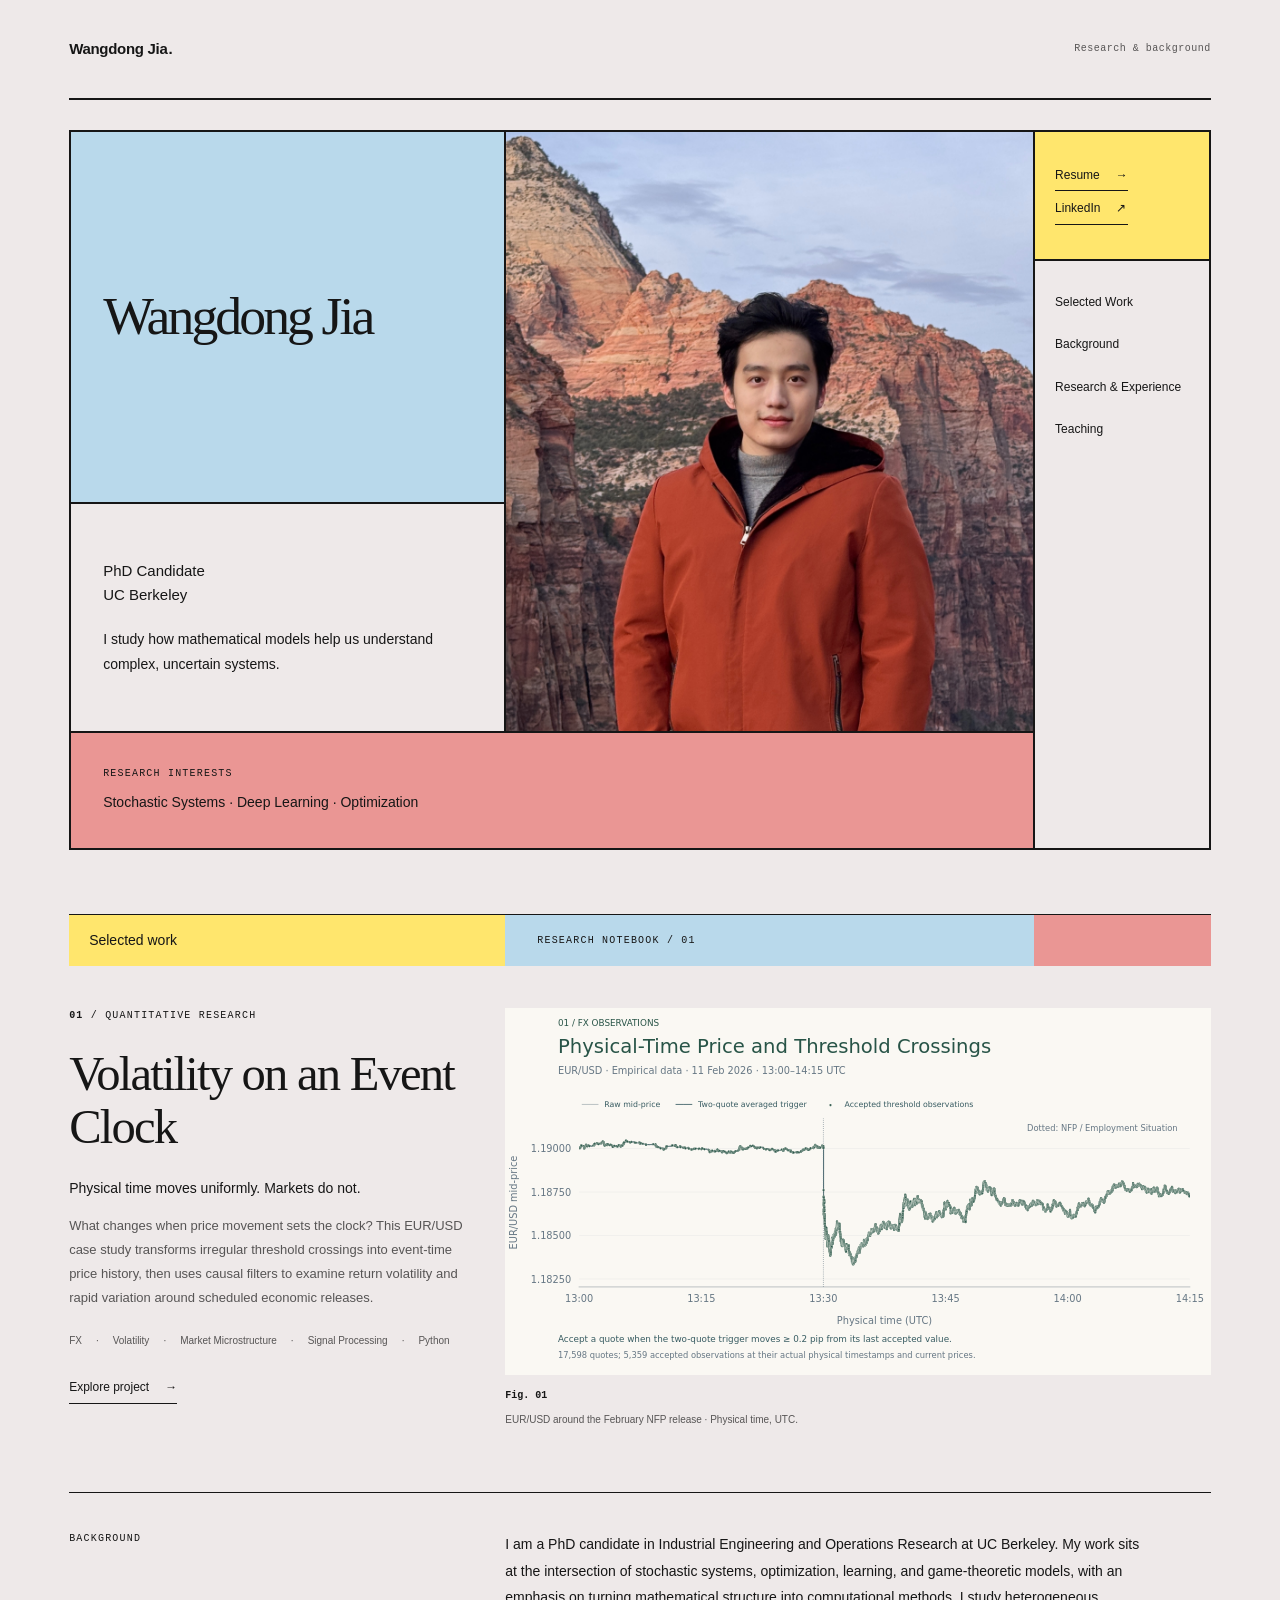
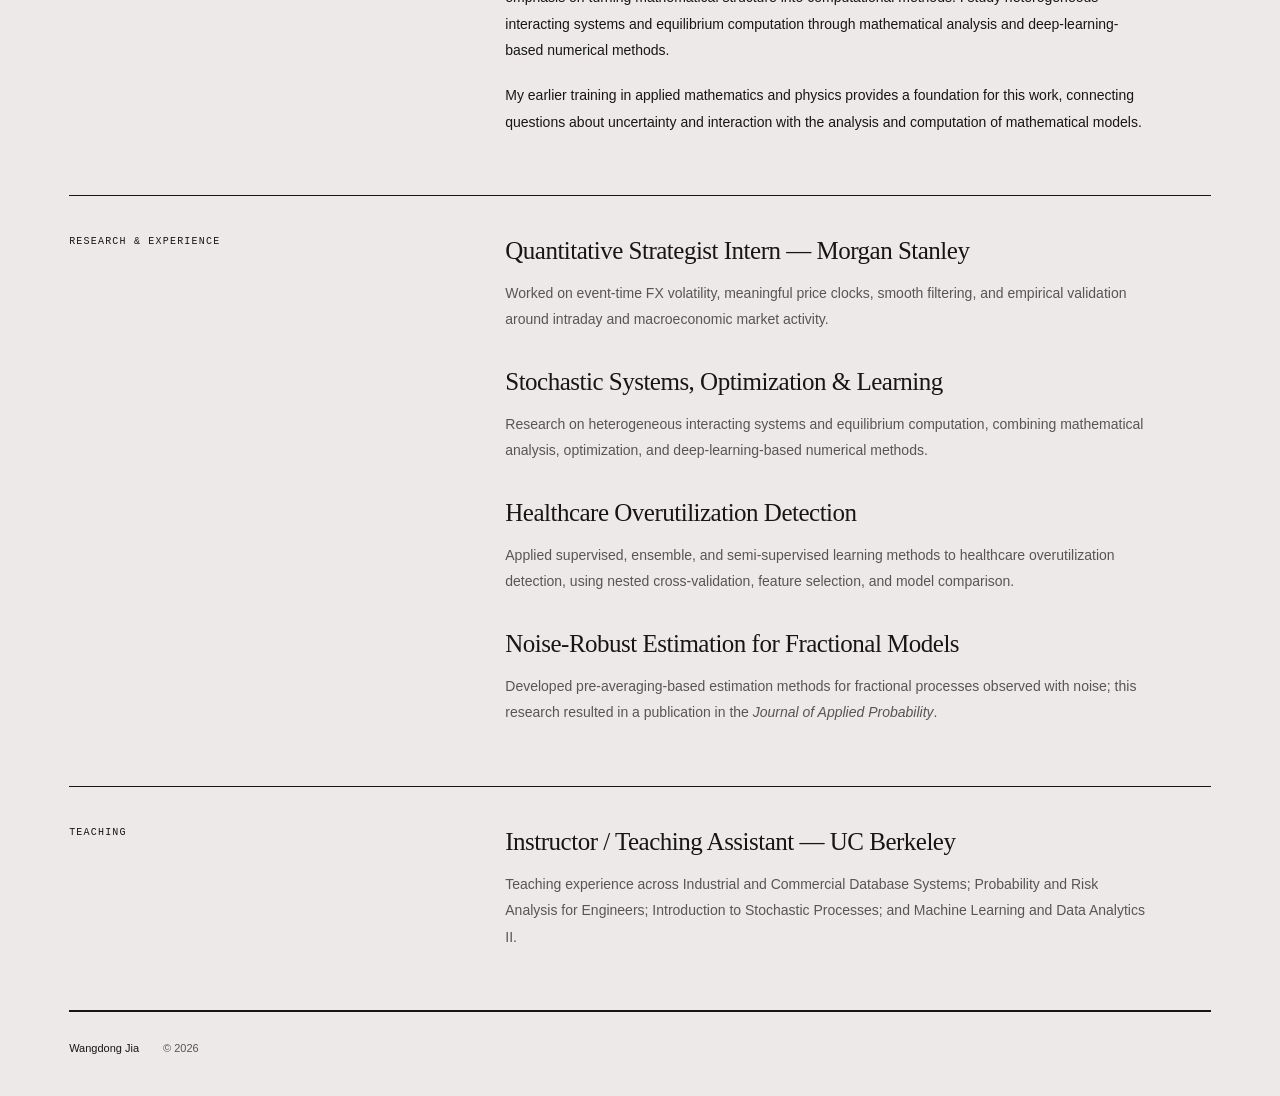
<file: index.html>
<!DOCTYPE html><html lang="en"><head><meta charset="UTF-8"><meta name="viewport" content="width=device-width, initial-scale=1"><meta name="description" content="Wangdong Jia, PhD candidate in Industrial Engineering and Operations Research at UC Berkeley, studies stochastic systems, optimization, and deep learning."><link rel="canonical" href="https://wangdong-jia.github.io/"><link rel="icon" type="image/svg+xml" href="/favicon.svg"><meta property="og:type" content="website"><meta property="og:url" content="https://wangdong-jia.github.io/"><meta property="og:title" content="Wangdong Jia"><meta property="og:description" content="Wangdong Jia, PhD candidate in Industrial Engineering and Operations Research at UC Berkeley, studies stochastic systems, optimization, and deep learning."><title>Wangdong Jia</title><link rel="stylesheet" href="/_astro/projects.D0rLAK2f.css"></head><body><a class="skip-link" href="#main-content">Skip to content</a><header class="site-header container"><span class="wordmark">Wangdong Jia<span class="wordmark-dot" aria-hidden="true">.</span></span><span class="header-note">Research &amp; background</span></header><main id="main-content" tabindex="-1"><div class="container"><section class="hero" aria-labelledby="hero-title"><div class="hero-composition"><div class="hero-title-block"><h1 id="hero-title">Wangdong Jia</h1></div><div class="hero-statement"><p class="hero-affiliation">PhD Candidate<br>UC Berkeley</p><p>I study how mathematical models help us understand complex, uncertain systems.</p></div><div class="hero-interests"><p class="section-label">Research interests</p><p class="hero-disciplines">Stochastic Systems · Deep Learning · Optimization</p></div><figure class="profile-portrait"><img src="/images/portrait.jpg" alt="Portrait of Wangdong Jia" width="3024" height="4032" decoding="async"></figure><nav class="hero-panel hero-panel--quiet hero-menu" aria-label="Homepage sections"><a href="#selected-work">Selected Work</a><a href="#background">Background</a><a href="#research-experience">Research &amp; Experience</a><a href="#teaching">Teaching</a></nav><div class="hero-profiles"><div class="profile-links" aria-label="Resume and LinkedIn"><a class="text-link" href="/resume/Wangdong-Jia-Resume.pdf">Resume<span aria-hidden="true"> →</span></a><a class="text-link" href="https://www.linkedin.com/in/wangdong-jia" target="_blank" rel="noopener noreferrer" aria-label="LinkedIn (opens in a new tab)">LinkedIn<span aria-hidden="true"> ↗</span></a></div></div></div></section><section class="selected-work" id="selected-work" aria-labelledby="work-heading" tabindex="-1"><div class="section-heading"><h2 id="work-heading">Selected work</h2><span class="section-meta">Research notebook / 01</span></div><article class="project-feature"><div class="project-feature-copy"><p class="section-label"><span>01</span><span aria-hidden="true"> / </span>Quantitative Research</p><h3>Volatility on an Event Clock</h3><p class="project-subtitle">Physical time moves uniformly. Markets do not.</p><p class="project-description">What changes when price movement sets the clock? This EUR/USD case study transforms irregular threshold crossings into event-time price history, then uses causal filters to examine return volatility and rapid variation around scheduled economic releases.</p><ul class="project-tags" aria-label="Project topics"><li>FX</li><li>Volatility</li><li>Market Microstructure</li><li>Signal Processing</li><li>Python</li></ul><div class="project-actions"><a class="text-link" href="/projects/event-time-volatility">Explore project <span aria-hidden="true">→</span></a></div></div><figure class="research-figure research-figure--compact"><div class="figure-image"><img src="/projects/event-time-volatility/main-case/figure_01_physical_price_threshold.svg" alt="EUR/USD mid-price, two-quote trigger and accepted crossings around the February NFP release" width="3600" height="1872" loading="lazy" decoding="async"></div><figcaption><span class="figure-number">Fig. 01</span><span class="figure-caption-copy">EUR/USD around the February NFP release · Physical time, UTC.</span></figcaption></figure></article></section><section class="background-section profile-section" id="background" aria-labelledby="background-heading" tabindex="-1"><h2 class="section-label" id="background-heading">Background</h2><div class="background-copy profile-section-copy"><p>I am a PhD candidate in Industrial Engineering and Operations Research at UC Berkeley. My work sits at the intersection of stochastic systems, optimization, learning, and game-theoretic models, with an emphasis on turning mathematical structure into computational methods. I study heterogeneous interacting systems and equilibrium computation through mathematical analysis and deep-learning-based numerical methods.</p><p>My earlier training in applied mathematics and physics provides a foundation for this work, connecting questions about uncertainty and interaction with the analysis and computation of mathematical models.</p></div></section><section class="profile-section" id="research-experience" aria-labelledby="experience-heading" tabindex="-1"><h2 class="section-label" id="experience-heading">Research &amp; Experience</h2><div class="profile-section-copy experience-entries"><article><h3>Quantitative Strategist Intern — Morgan Stanley</h3><p>Worked on event-time FX volatility, meaningful price clocks, smooth filtering, and empirical validation around intraday and macroeconomic market activity.</p></article><article><h3>Stochastic Systems, Optimization &amp; Learning</h3><p>Research on heterogeneous interacting systems and equilibrium computation, combining mathematical analysis, optimization, and deep-learning-based numerical methods.</p></article><article><h3>Healthcare Overutilization Detection</h3><p>Applied supervised, ensemble, and semi-supervised learning methods to healthcare overutilization detection, using nested cross-validation, feature selection, and model comparison.</p></article><article><h3>Noise-Robust Estimation for Fractional Models</h3><p>Developed pre-averaging-based estimation methods for fractional processes observed with noise; this research resulted in a publication in the <em>Journal of Applied Probability</em>.</p></article></div></section><section class="profile-section" id="teaching" aria-labelledby="teaching-heading" tabindex="-1"><h2 class="section-label" id="teaching-heading">Teaching</h2><div class="profile-section-copy"><h3>Instructor / Teaching Assistant — UC Berkeley</h3><p>Teaching experience across Industrial and Commercial Database Systems; Probability and Risk Analysis for Engineers; Introduction to Stochastic Processes; and Machine Learning and Data Analytics II.</p></div></section></div></main><footer class="site-footer container"><div class="footer-identity"><span>Wangdong Jia</span><span class="copyright">© 2026</span></div></footer></body></html>
</file>
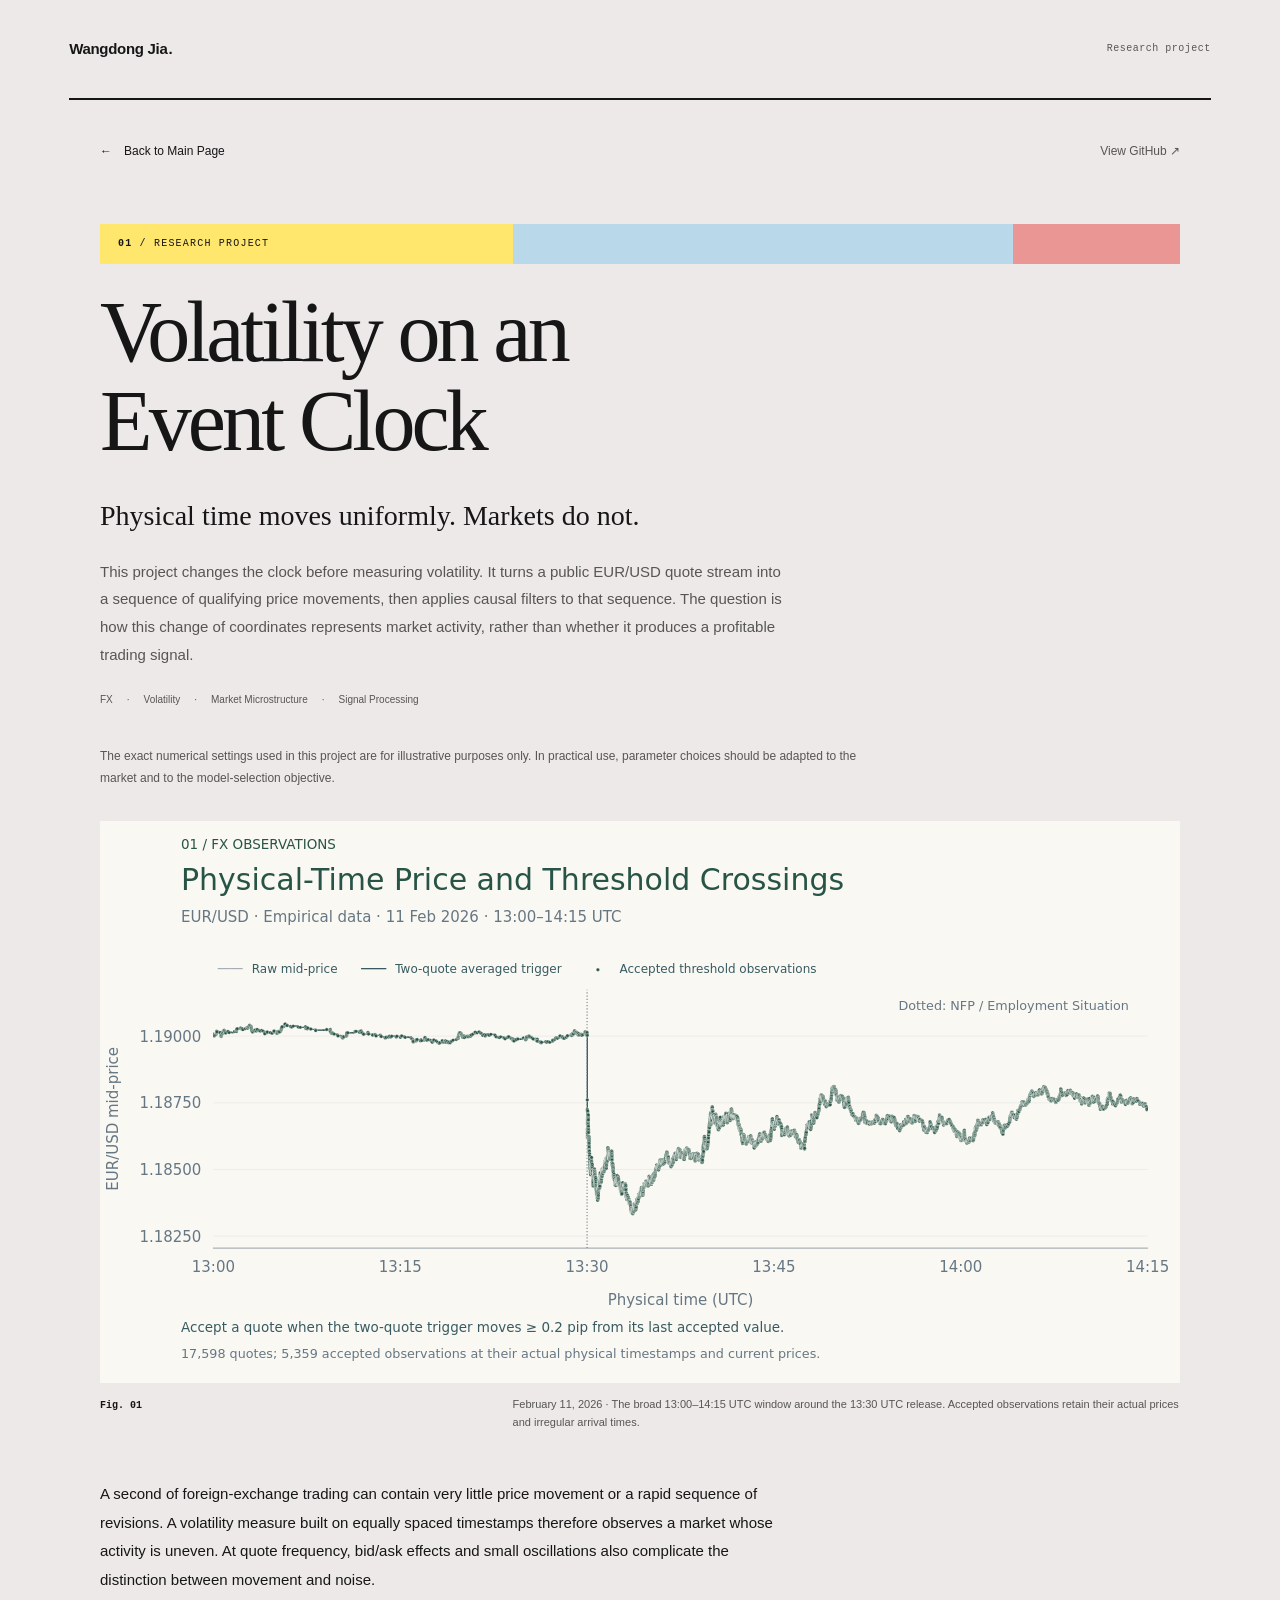
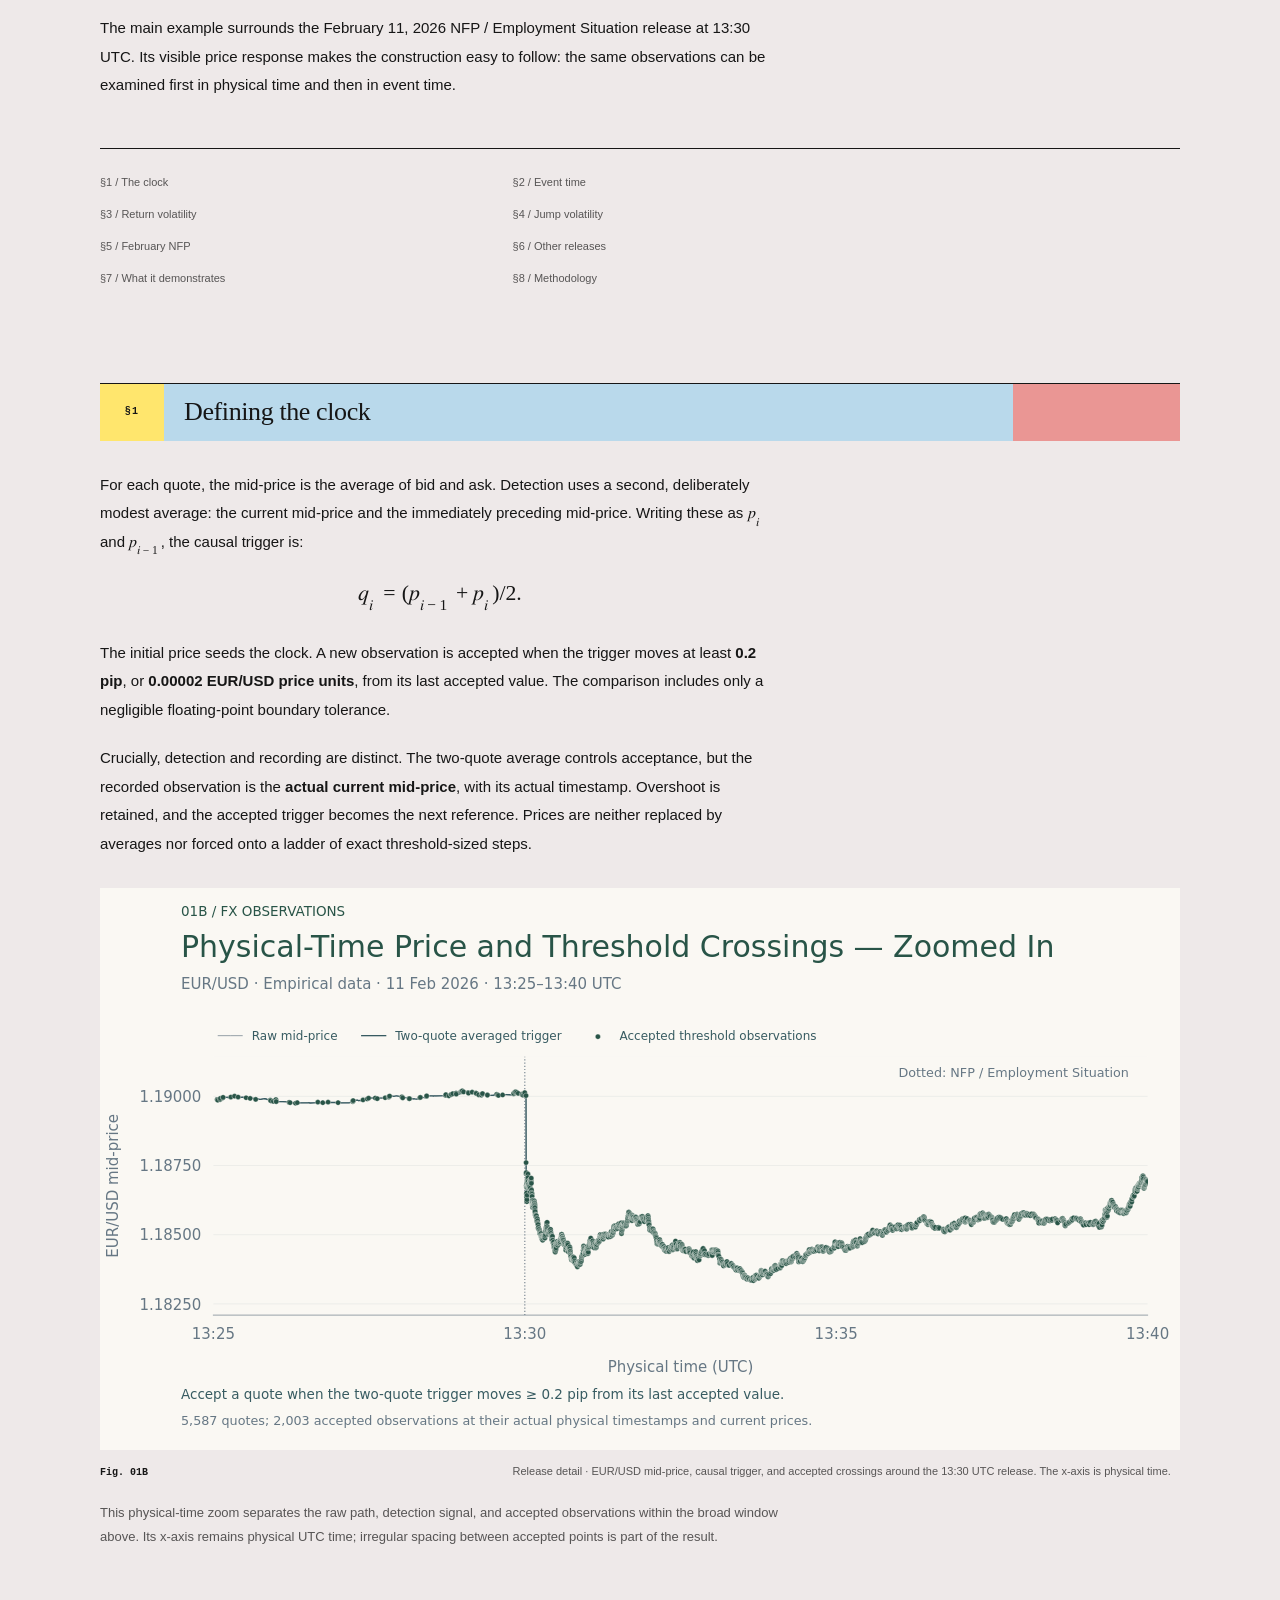
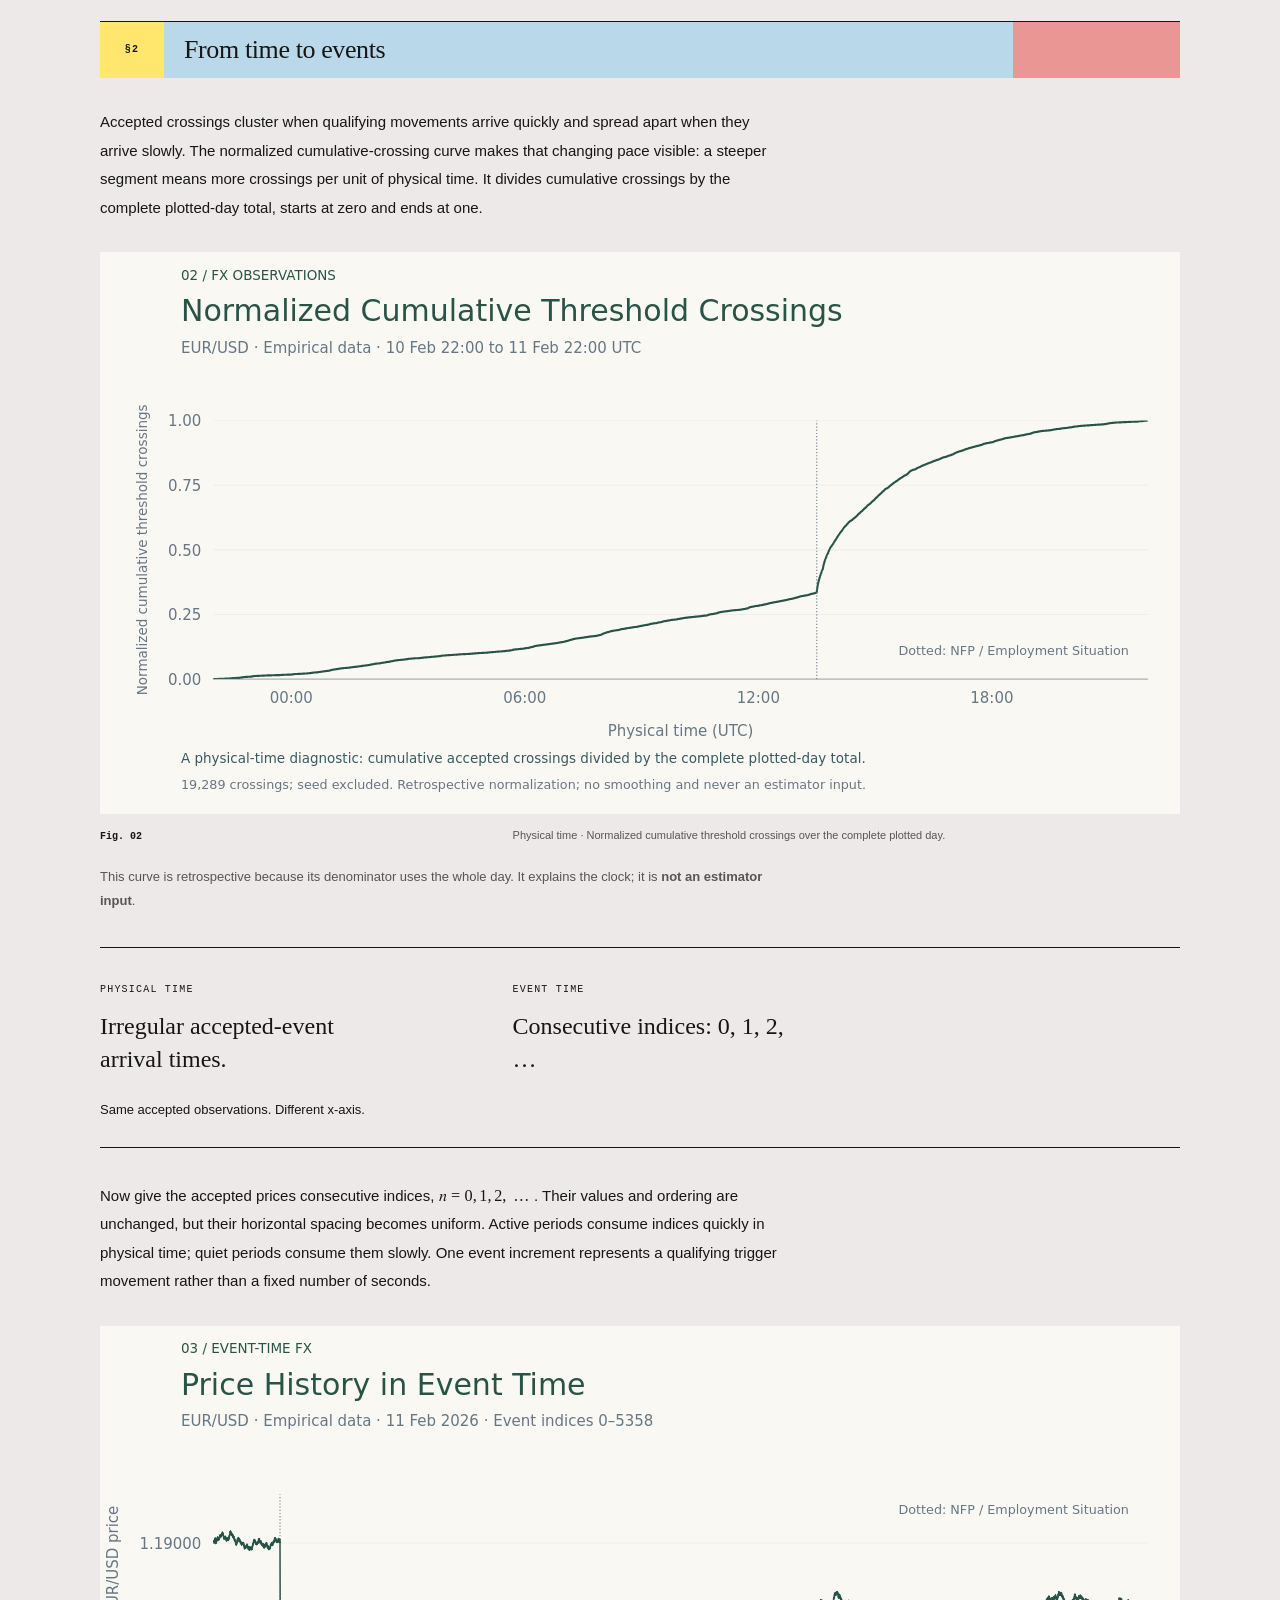
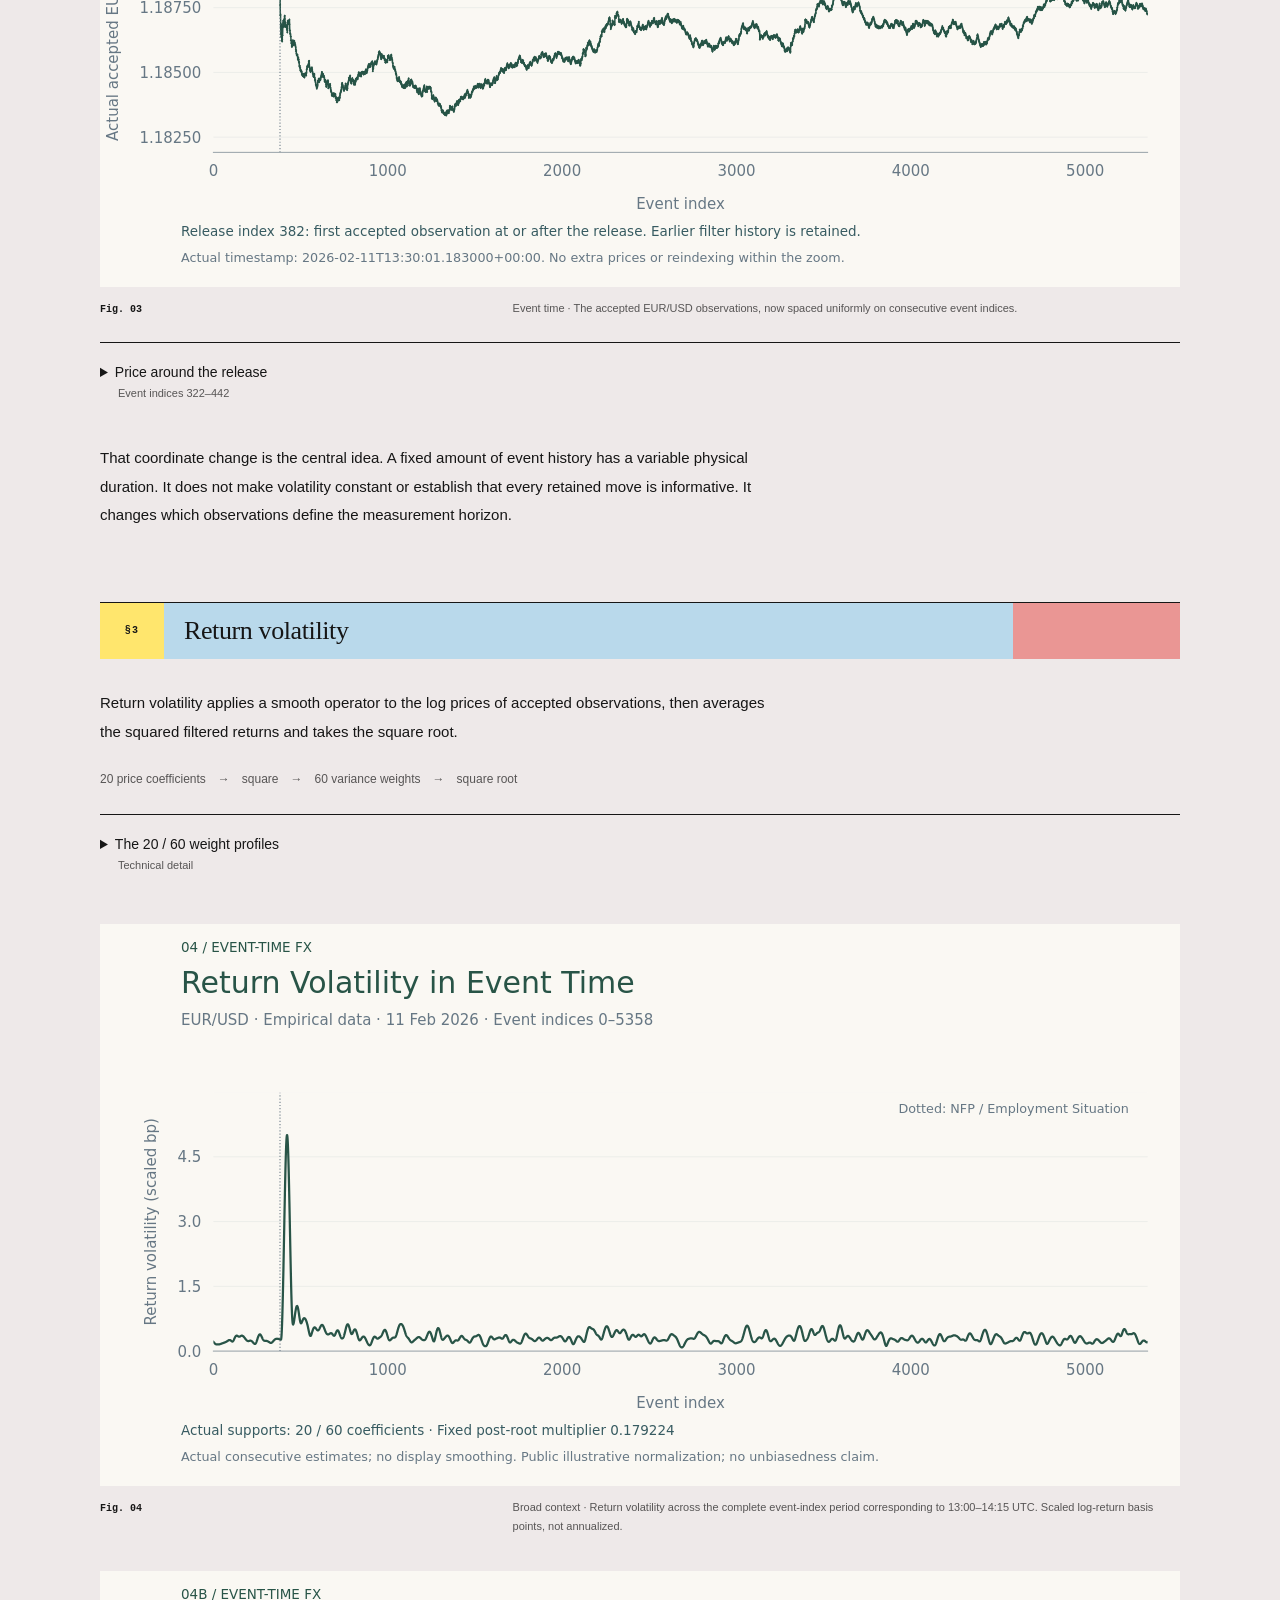
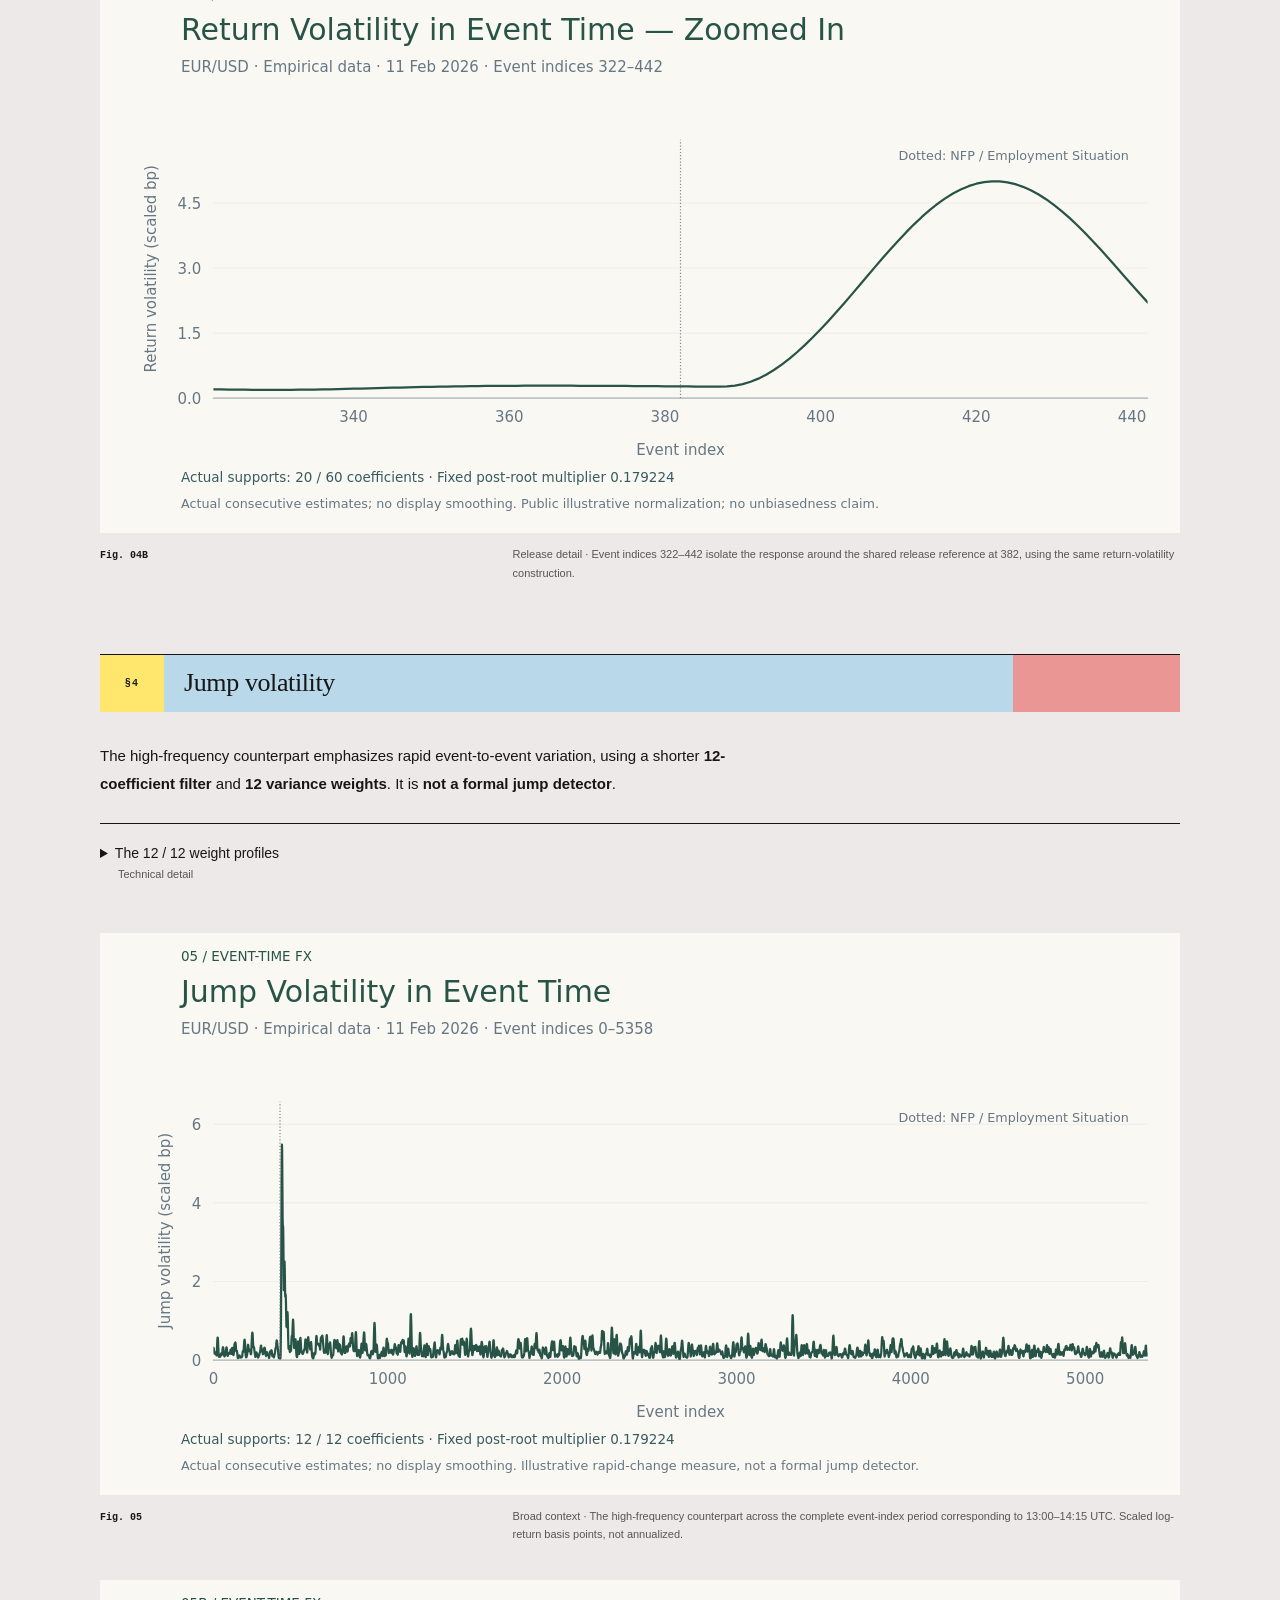
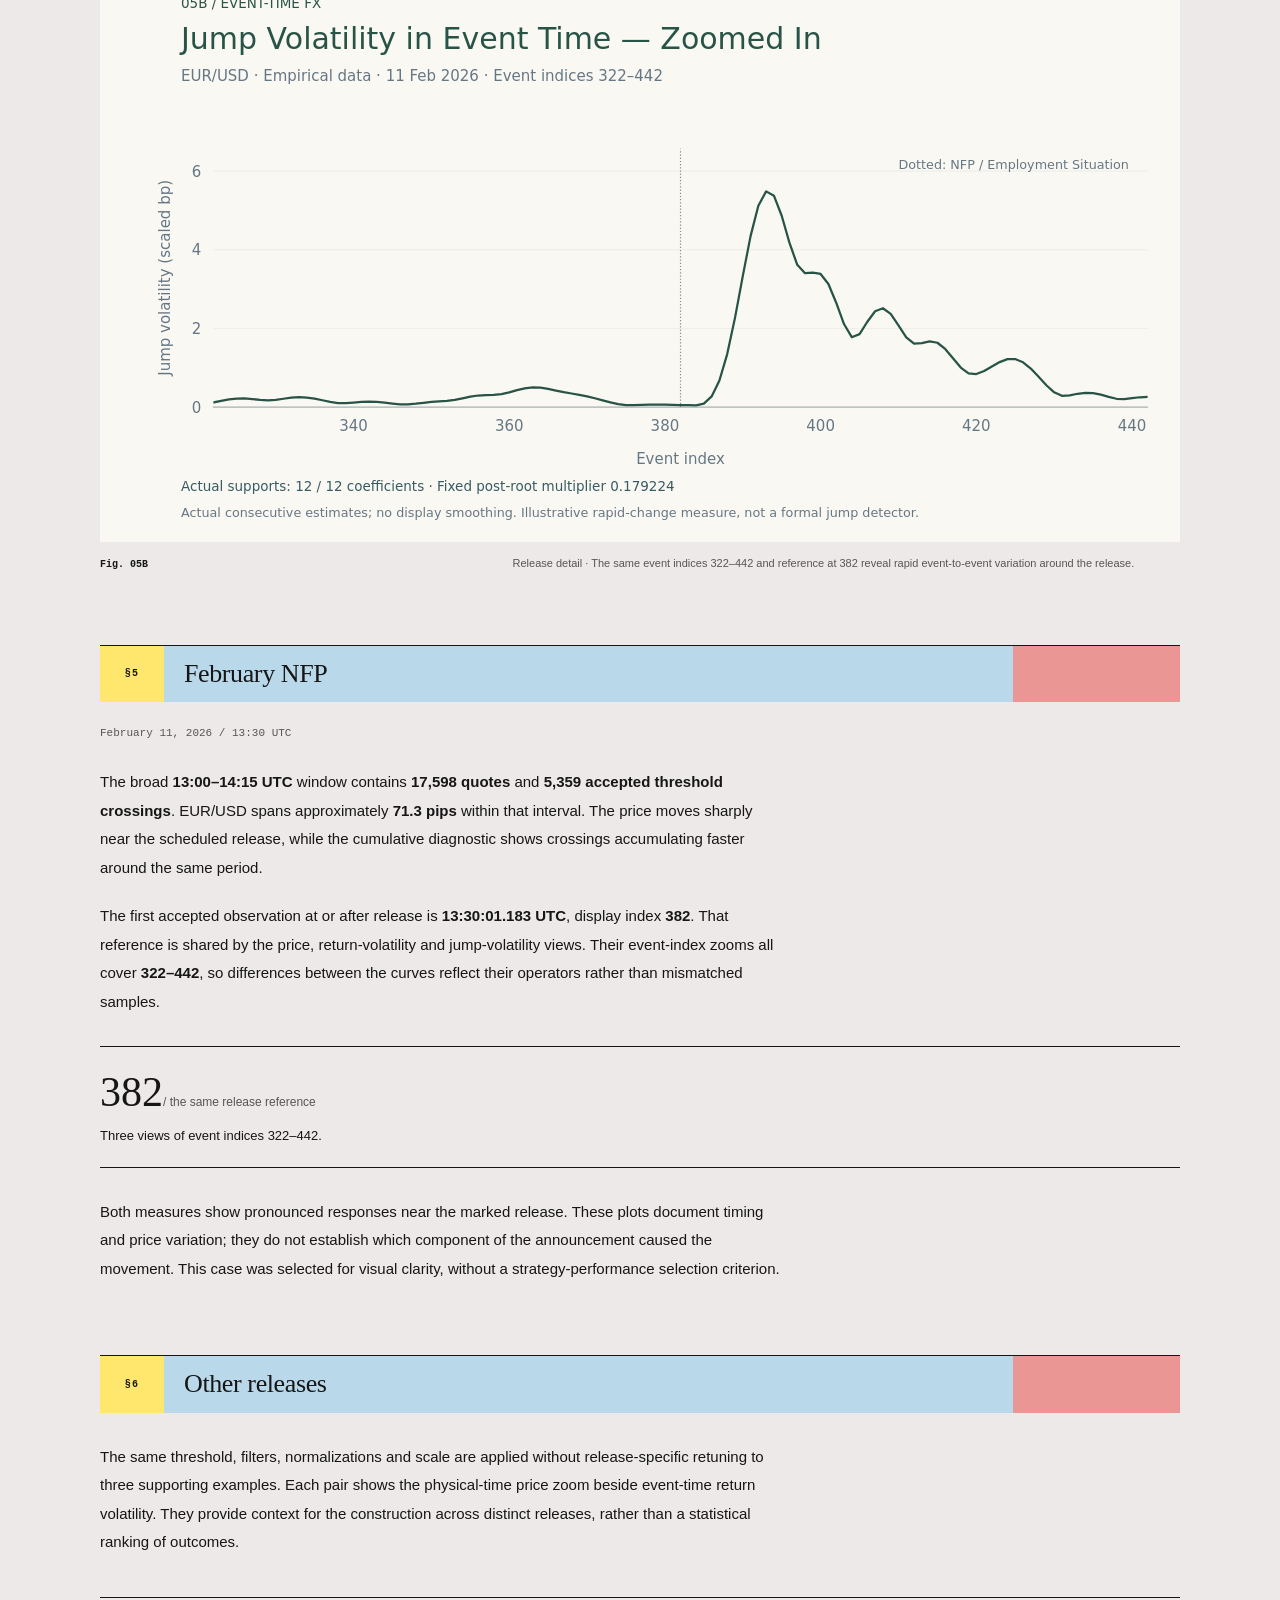
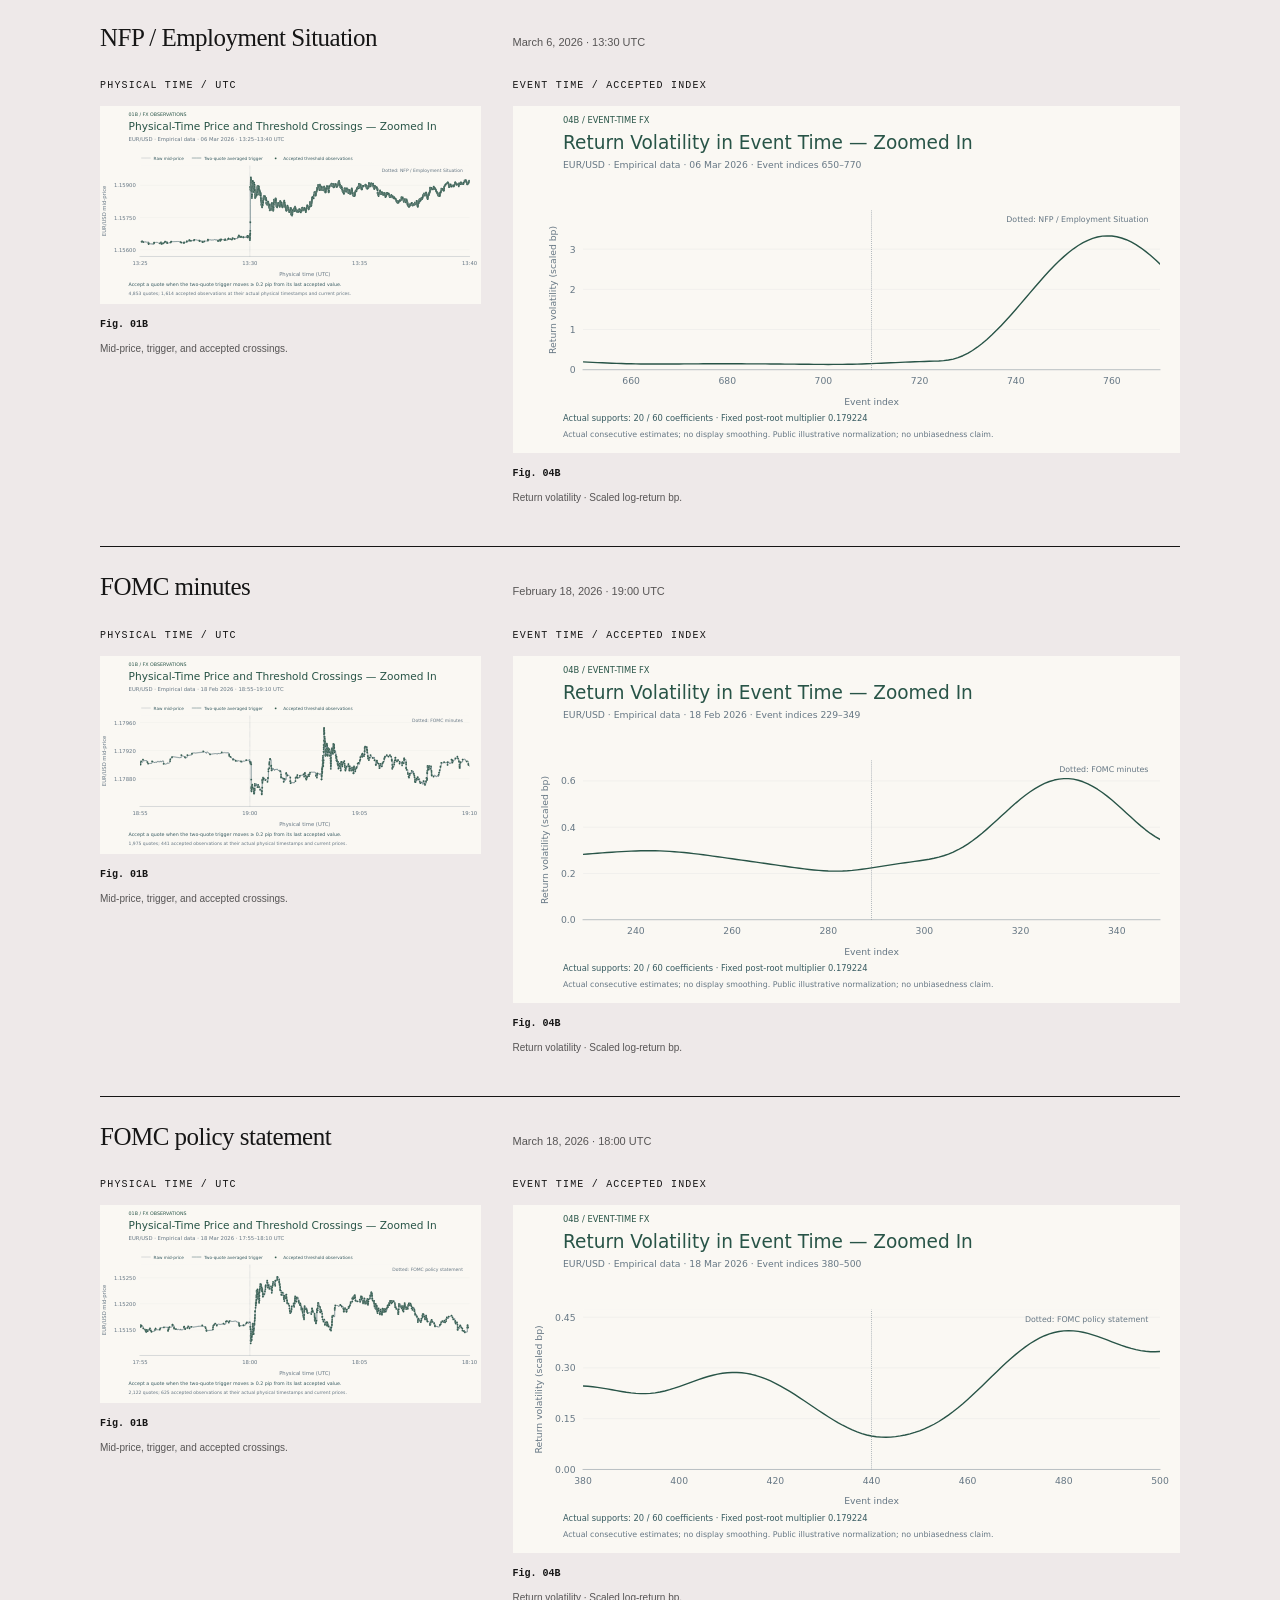
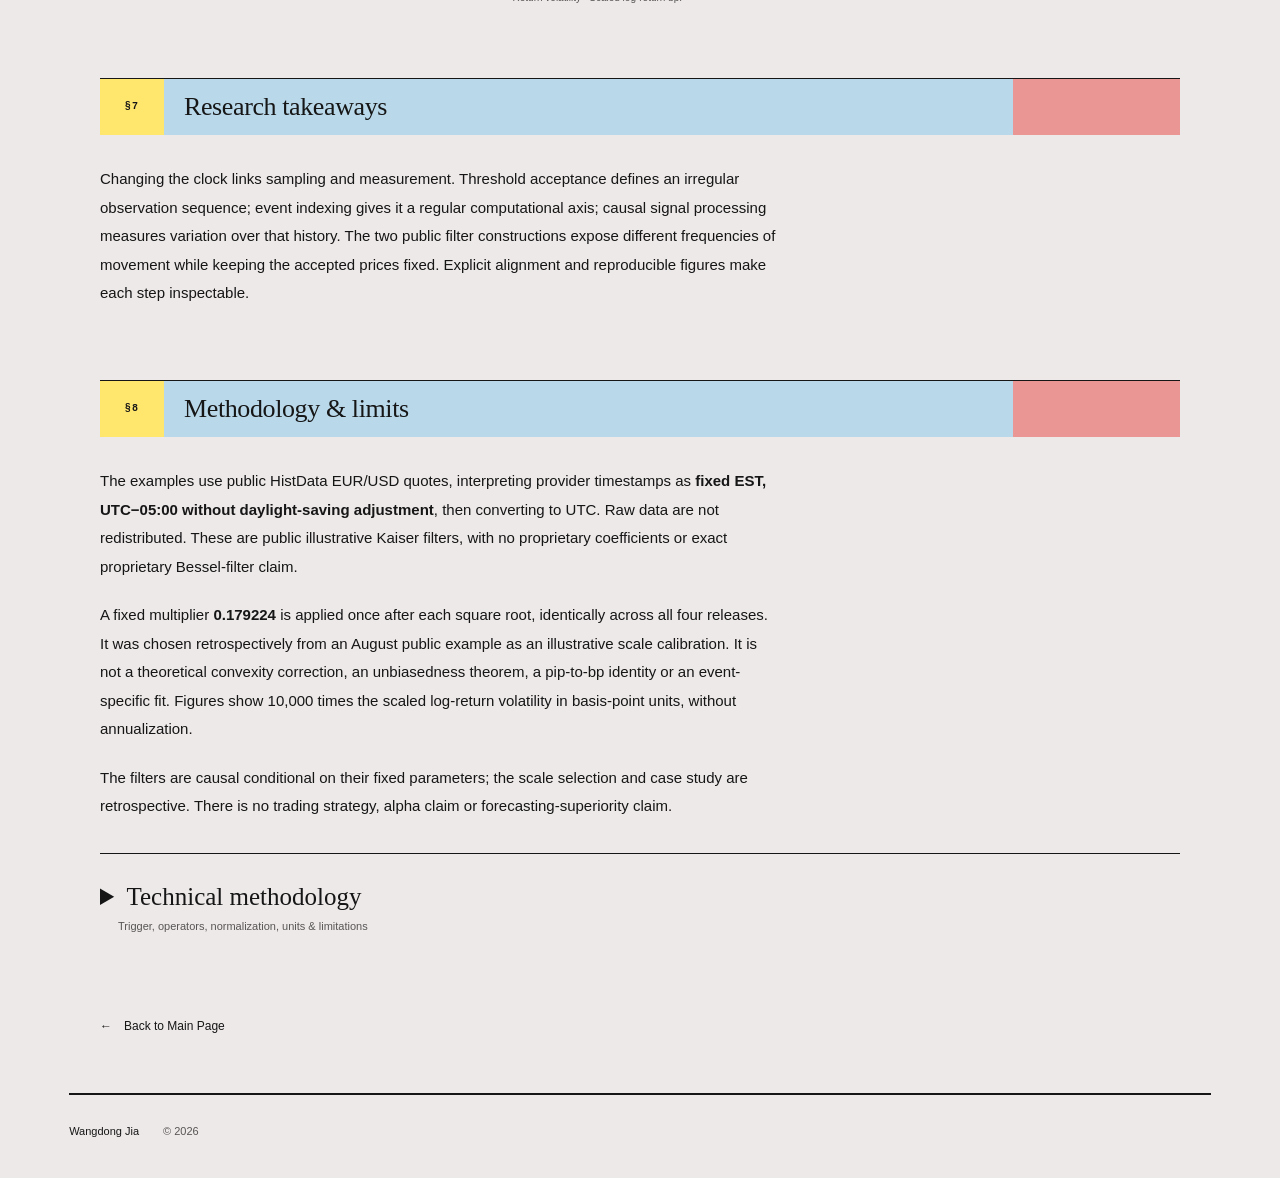
<file: projects/event-time-volatility/index.html>
<!DOCTYPE html><html lang="en"><head><meta charset="UTF-8"><meta name="viewport" content="width=device-width, initial-scale=1"><meta name="description" content="A quantitative research case study of EUR/USD event time and volatility, using threshold crossings and causal filters around economic releases."><link rel="canonical" href="https://wangdong-jia.github.io/projects/event-time-volatility/"><link rel="icon" type="image/svg+xml" href="/favicon.svg"><meta property="og:type" content="article"><meta property="og:url" content="https://wangdong-jia.github.io/projects/event-time-volatility/"><meta property="og:title" content="Volatility on an Event Clock | Wangdong Jia"><meta property="og:description" content="A quantitative research case study of EUR/USD event time and volatility, using threshold crossings and causal filters around economic releases."><title>Volatility on an Event Clock | Wangdong Jia</title><link rel="stylesheet" href="/_astro/projects.D0rLAK2f.css"></head><body><a class="skip-link" href="#main-content">Skip to content</a><header class="site-header container"><span class="wordmark">Wangdong Jia<span class="wordmark-dot" aria-hidden="true">.</span></span><span class="header-note">Research project</span></header><main id="main-content" tabindex="-1"><article class="project-page container"><div class="project-topline"><a class="back-link" href="/"><span aria-hidden="true">←</span> Back to Main Page</a><a class="secondary-link" href="https://github.com/wangdong-jia/event-time-volatility">View GitHub <span aria-hidden="true">↗</span></a></div><header class="project-header"><p class="section-label"><span>01</span><span aria-hidden="true"> / </span>Research project</p><h1>Volatility on an Event Clock</h1><p class="project-deck">Physical time moves uniformly. Markets do not.</p><p class="project-intro">This project changes the clock before measuring volatility. It turns a public EUR/USD quote stream into a sequence of qualifying price movements, then applies causal filters to that sequence. The question is how this change of coordinates represents market activity, rather than whether it produces a profitable trading signal.</p><ul class="project-tags" aria-label="Project topics"><li>FX</li><li>Volatility</li><li>Market Microstructure</li><li>Signal Processing</li></ul></header><aside class="project-disclaimer" aria-label="Illustrative numerical settings"><p>The exact numerical settings used in this project are for illustrative purposes only. In practical use, parameter choices should be adapted to the market and to the model-selection objective.</p></aside><figure id="physical-time-broad" class="research-figure"><div class="figure-image"><img src="/projects/event-time-volatility/main-case/figure_01_physical_price_threshold.svg" alt="EUR/USD mid-price, two-quote trigger and accepted crossings around the February NFP release" width="3600" height="1872" loading="eager" decoding="async"></div><figcaption><span class="figure-number">Fig. 01</span><span class="figure-caption-copy">February 11, 2026 · The broad 13:00–14:15 UTC window around the 13:30 UTC release. Accepted observations retain their actual prices and irregular arrival times.</span></figcaption></figure><div class="project-body"><div class="case-opening prose"><p>A second of foreign-exchange trading can contain very little price movement or a rapid sequence of revisions. A volatility measure built on equally spaced timestamps therefore observes a market whose activity is uneven. At quote frequency, bid/ask effects and small oscillations also complicate the distinction between movement and noise.</p><p>The main example surrounds the February 11, 2026 NFP / Employment Situation release at 13:30 UTC. Its visible price response makes the construction easy to follow: the same observations can be examined first in physical time and then in event time.</p></div><nav class="case-navigation" aria-label="Case study sections"><a href="#define-the-clock">§1 / The clock</a><a href="#event-time">§2 / Event time</a><a href="#return-volatility">§3 / Return volatility</a><a href="#jump-volatility">§4 / Jump volatility</a><a href="#february-nfp">§5 / February NFP</a><a href="#different-releases">§6 / Other releases</a><a href="#demonstrates">§7 / What it demonstrates</a><a href="#methodology">§8 / Methodology</a></nav><section class="research-section" aria-labelledby="define-the-clock"><header class="research-section-heading"><span class="research-section-number" aria-hidden="true">§1</span><h2 id="define-the-clock">Defining the clock</h2></header><div class="research-section-content"><div class="prose"><p>For each quote, the mid-price is the average of bid and ask. Detection uses a second, deliberately modest average: the current mid-price and the immediately preceding mid-price. Writing these as <span class="inline-math"><span class="katex"><math xmlns="http://www.w3.org/1998/Math/MathML"><semantics><mrow><msub><mi>p</mi><mi>i</mi></msub></mrow><annotation encoding="application/x-tex">p_i</annotation></semantics></math></span></span> and <span class="inline-math"><span class="katex"><math xmlns="http://www.w3.org/1998/Math/MathML"><semantics><mrow><msub><mi>p</mi><mrow><mi>i</mi><mo>−</mo><mn>1</mn></mrow></msub></mrow><annotation encoding="application/x-tex">p_{i-1}</annotation></semantics></math></span></span>, the causal trigger is:</p><div class="equation" tabindex="0" role="region" aria-label="Equation"><span class="katex"><math xmlns="http://www.w3.org/1998/Math/MathML" display="block"><semantics><mrow><msub><mi>q</mi><mi>i</mi></msub><mo>=</mo><mo stretchy="false">(</mo><msub><mi>p</mi><mrow><mi>i</mi><mo>−</mo><mn>1</mn></mrow></msub><mo>+</mo><msub><mi>p</mi><mi>i</mi></msub><mo stretchy="false">)</mo><mi mathvariant="normal">/</mi><mn>2.</mn></mrow><annotation encoding="application/x-tex">q_i = (p_{i-1}+p_i)/2.</annotation></semantics></math></span></div><p>The initial price seeds the clock. A new observation is accepted when the trigger moves at least <strong>0.2 pip</strong>, or <strong>0.00002 EUR/USD price units</strong>, from its last accepted value. The comparison includes only a negligible floating-point boundary tolerance.</p><p>Crucially, detection and recording are distinct. The two-quote average controls acceptance, but the recorded observation is the <strong>actual current mid-price</strong>, with its actual timestamp. Overshoot is retained, and the accepted trigger becomes the next reference. Prices are neither replaced by averages nor forced onto a ladder of exact threshold-sized steps.</p></div><figure id="physical-time-zoom" class="research-figure"><div class="figure-image"><img src="/projects/event-time-volatility/main-case/figure_01b_physical_price_threshold_zoom.svg" alt="The same physical-time price and threshold construction, zoomed around the release" width="3600" height="1872" loading="lazy" decoding="async"></div><figcaption><span class="figure-number">Fig. 01B</span><span class="figure-caption-copy">Release detail · EUR/USD mid-price, causal trigger, and accepted crossings around the 13:30 UTC release. The x-axis is physical time.</span></figcaption></figure><p class="figure-context">This physical-time zoom separates the raw path, detection signal, and accepted observations within the broad window above. Its x-axis remains physical UTC time; irregular spacing between accepted points is part of the result.</p></div></section><section class="research-section" aria-labelledby="event-time"><header class="research-section-heading"><span class="research-section-number" aria-hidden="true">§2</span><h2 id="event-time">From time to events</h2></header><div class="research-section-content"><div class="prose"><p>Accepted crossings cluster when qualifying movements arrive quickly and spread apart when they arrive slowly. The normalized cumulative-crossing curve makes that changing pace visible: a steeper segment means more crossings per unit of physical time. It divides cumulative crossings by the complete plotted-day total, starts at zero and ends at one.</p></div><figure class="research-figure"><div class="figure-image"><img src="/projects/event-time-volatility/main-case/figure_02_normalized_cumulative_crossings.svg" alt="Normalized cumulative threshold crossings over the full physical-time day" width="3600" height="1872" loading="lazy" decoding="async"></div><figcaption><span class="figure-number">Fig. 02</span><span class="figure-caption-copy">Physical time · Normalized cumulative threshold crossings over the complete plotted day.</span></figcaption></figure><p class="figure-context">This curve is retrospective because its denominator uses the whole day. It explains the clock; it is <strong>not an estimator input</strong>.</p><div class="axis-comparison" aria-label="The same observations under two clocks"><div><span class="section-label">Physical time</span><p>Irregular accepted-event arrival times.</p></div><div><span class="section-label">Event time</span><p>Consecutive indices: 0, 1, 2, …</p></div><p class="axis-takeaway">Same accepted observations. Different x-axis.</p></div><div class="prose"><p>Now give the accepted prices consecutive indices, <span class="inline-math"><span class="katex"><math xmlns="http://www.w3.org/1998/Math/MathML"><semantics><mrow><mi>n</mi><mo>=</mo><mn>0</mn><mo separator="true">,</mo><mn>1</mn><mo separator="true">,</mo><mn>2</mn><mo separator="true">,</mo><mo>…</mo></mrow><annotation encoding="application/x-tex">n = 0, 1, 2, \ldots</annotation></semantics></math></span></span>. Their values and ordering are unchanged, but their horizontal spacing becomes uniform. Active periods consume indices quickly in physical time; quiet periods consume them slowly. One event increment represents a qualifying trigger movement rather than a fixed number of seconds.</p></div><figure class="research-figure"><div class="figure-image"><img src="/projects/event-time-volatility/main-case/figure_03_event_time_price.svg" alt="The accepted EUR/USD price history on consecutive event indices" width="3600" height="1872" loading="lazy" decoding="async"></div><figcaption><span class="figure-number">Fig. 03</span><span class="figure-caption-copy">Event time · The accepted EUR/USD observations, now spaced uniformly on consecutive event indices.</span></figcaption></figure><details class="figure-disclosure" id="event-price-detail"><summary>Price around the release <span>Event indices 322–442</span></summary><figure id="event-price-zoom" class="research-figure"><div class="figure-image"><img src="/projects/event-time-volatility/main-case/figure_03b_event_time_price_zoom.svg" alt="Accepted event prices around the release, using the shared event-index zoom" width="3600" height="1872" loading="lazy" decoding="async"></div><figcaption><span class="figure-number">Fig. 03B</span><span class="figure-caption-copy">The shared event-index zoom. The first accepted observation at or after the release is display index 382.</span></figcaption></figure></details><div class="prose"><p>That coordinate change is the central idea. A fixed amount of event history has a variable physical duration. It does not make volatility constant or establish that every retained move is informative. It changes which observations define the measurement horizon.</p></div></div></section><section class="research-section" aria-labelledby="return-volatility"><header class="research-section-heading"><span class="research-section-number" aria-hidden="true">§3</span><h2 id="return-volatility">Return volatility</h2></header><div class="research-section-content"><div class="prose"><p>Return volatility applies a smooth operator to the log prices of accepted observations, then averages the squared filtered returns and takes the square root.</p></div><p class="method-sequence">20 price coefficients <span aria-hidden="true">→</span> square <span aria-hidden="true">→</span> 60 variance weights <span aria-hidden="true">→</span> square root</p><details class="figure-disclosure"><summary>The 20 / 60 weight profiles <span>Technical detail</span></summary><div class="prose"><p>Let <span class="inline-math"><span class="katex"><math xmlns="http://www.w3.org/1998/Math/MathML"><semantics><mrow><msub><mi>X</mi><mi>n</mi></msub><mo>=</mo><mi>log</mi><mo>⁡</mo><mo stretchy="false">(</mo><msub><mi>P</mi><mi>n</mi></msub><mo stretchy="false">)</mo></mrow><annotation encoding="application/x-tex">X_n = \log(P_n)</annotation></semantics></math></span></span>, where <span class="inline-math"><span class="katex"><math xmlns="http://www.w3.org/1998/Math/MathML"><semantics><mrow><msub><mi>P</mi><mi>n</mi></msub></mrow><annotation encoding="application/x-tex">P_n</annotation></semantics></math></span></span> is the accepted price. A smooth return operator distributes weight across <strong>20 event prices</strong>:</p><div class="equation" tabindex="0" role="region" aria-label="Equation"><span class="katex"><math xmlns="http://www.w3.org/1998/Math/MathML" display="block"><semantics><mrow><msub><mi>R</mi><mi>n</mi></msub><mo>=</mo><munderover><mo>∑</mo><mrow><mi>j</mi><mo>=</mo><mn>0</mn></mrow><mn>19</mn></munderover><msub><mi>h</mi><mi>j</mi></msub><msub><mi>X</mi><mrow><mi>n</mi><mo>−</mo><mi>j</mi></mrow></msub><mi mathvariant="normal">.</mi></mrow><annotation encoding="application/x-tex">R_n=\sum_{j=0}^{19}h_jX_{n-j}.</annotation></semantics></math></span></div><p>Recent and older prices receive opposite signs. Small edge weights and two smooth lobes replace a hard two-endpoint difference with a distributed return measurement. The public Kaiser-derived kernel is approximately zero-sum and oriented so a rising log-price trend produces a positive response.</p><p>The squared filtered returns are then averaged with <strong>60 nonnegative Kaiser weights</strong>, summing to one, and square-rooted.</p><div class="equation" tabindex="0" role="region" aria-label="Equation"><span class="katex"><math xmlns="http://www.w3.org/1998/Math/MathML" display="block"><semantics><mrow><msubsup><mi>V</mi><mi>n</mi><mi>R</mi></msubsup><mo>=</mo><munderover><mo>∑</mo><mrow><mi>j</mi><mo>=</mo><mn>0</mn></mrow><mn>59</mn></munderover><msubsup><mi>w</mi><mi>j</mi><mi>R</mi></msubsup><msubsup><mi>R</mi><mrow><mi>n</mi><mo>−</mo><mi>j</mi></mrow><mn>2</mn></msubsup></mrow><annotation encoding="application/x-tex">V^R_n=\sum_{j=0}^{59}w^R_jR_{n-j}^{2}</annotation></semantics></math></span></div><div class="equation" tabindex="0" role="region" aria-label="Equation"><span class="katex"><math xmlns="http://www.w3.org/1998/Math/MathML" display="block"><semantics><mrow><msubsup><mi>σ</mi><mrow><mi>n</mi><mo separator="true">,</mo><mrow><mi mathvariant="normal">u</mi><mi mathvariant="normal">n</mi><mi mathvariant="normal">s</mi><mi mathvariant="normal">c</mi><mi mathvariant="normal">a</mi><mi mathvariant="normal">l</mi><mi mathvariant="normal">e</mi><mi mathvariant="normal">d</mi></mrow></mrow><mi>R</mi></msubsup><mo>=</mo><msqrt><msubsup><mi>V</mi><mi>n</mi><mi>R</mi></msubsup></msqrt><mi mathvariant="normal">.</mi></mrow><annotation encoding="application/x-tex">\sigma^R_{n,\mathrm{unscaled}}=\sqrt{V^R_n}.</annotation></semantics></math></span></div><p>Figure 06 shows the two weight profiles used in the return-volatility construction: the first-stage coefficients <span class="inline-math"><span class="katex"><math xmlns="http://www.w3.org/1998/Math/MathML"><semantics><mrow><msub><mi>h</mi><mi>j</mi></msub></mrow><annotation encoding="application/x-tex">h_j</annotation></semantics></math></span></span> and the second-stage variance weights <span class="inline-math"><span class="katex"><math xmlns="http://www.w3.org/1998/Math/MathML"><semantics><mrow><msubsup><mi>w</mi><mi>j</mi><mi>R</mi></msubsup></mrow><annotation encoding="application/x-tex">w_j^R</annotation></semantics></math></span></span>.</p></div><figure class="research-figure"><div class="figure-image"><img src="/projects/event-time-volatility/global/figure_06_return_volatility_weights.svg" alt="Actual 20-coefficient return kernel and 60-weight variance profile" width="3600" height="1728" loading="lazy" decoding="async"></div><figcaption><span class="figure-number">Fig. 06</span><span class="figure-caption-copy">Actual 20-coefficient return kernel and 60-weight variance profile</span></figcaption></figure><div class="prose"><p>The first kernel has random-walk variance gain <strong>24</strong>. Its <strong>20-coefficient support</strong> and <strong>24-increment normalization target</strong> are different quantities. This normalization matches an independent-increment reference scale; it does not make the estimator unbiased in empirical markets. All weights act on current or past observations, although smooth trailing weights introduce lag.</p></div></details><div class="volatility-views"><figure id="return-volatility-broad" class="research-figure"><div class="figure-image"><img src="/projects/event-time-volatility/main-case/figure_04_event_time_return_volatility.svg" alt="Return volatility across the broad event-index period" width="3600" height="1872" loading="lazy" decoding="async"></div><figcaption><span class="figure-number">Fig. 04</span><span class="figure-caption-copy">Broad context · Return volatility across the complete event-index period corresponding to 13:00–14:15 UTC. Scaled log-return basis points, not annualized.</span></figcaption></figure><figure id="return-volatility-zoom" class="research-figure"><div class="figure-image"><img src="/projects/event-time-volatility/main-case/figure_04b_event_time_return_volatility_zoom.svg" alt="Return volatility around the February release on the shared event-index zoom" width="3600" height="1872" loading="lazy" decoding="async"></div><figcaption><span class="figure-number">Fig. 04B</span><span class="figure-caption-copy">Release detail · Event indices 322–442 isolate the response around the shared release reference at 382, using the same return-volatility construction.</span></figcaption></figure></div></div></section><section class="research-section" aria-labelledby="jump-volatility"><header class="research-section-heading"><span class="research-section-number" aria-hidden="true">§4</span><h2 id="jump-volatility">Jump volatility</h2></header><div class="research-section-content"><div class="prose"><p>The high-frequency counterpart emphasizes rapid event-to-event variation, using a shorter <strong>12-coefficient filter</strong> and <strong>12 variance weights</strong>. It is <strong>not a formal jump detector</strong>.</p></div><details class="figure-disclosure"><summary>The 12 / 12 weight profiles <span>Technical detail</span></summary><div class="equation" tabindex="0" role="region" aria-label="Equation"><span class="katex"><math xmlns="http://www.w3.org/1998/Math/MathML" display="block"><semantics><mrow><msub><mi>g</mi><mrow><mn>0</mn><mo separator="true">,</mo><mi>j</mi></mrow></msub><mo>=</mo><mo stretchy="false">(</mo><mo>−</mo><mn>1</mn><msup><mo stretchy="false">)</mo><mi>j</mi></msup><msub><mrow><mi mathvariant="normal">Kaiser</mi><mo>⁡</mo></mrow><mn>12</mn></msub><mo stretchy="false">(</mo><mi>j</mi><mo separator="true">;</mo><mn>8</mn><mo stretchy="false">)</mo><mi mathvariant="normal">.</mi></mrow><annotation encoding="application/x-tex">g_{0,j}=(-1)^j\operatorname{Kaiser}_{12}(j;8).</annotation></semantics></math></span></div><div class="equation" tabindex="0" role="region" aria-label="Equation"><span class="katex"><math xmlns="http://www.w3.org/1998/Math/MathML" display="block"><semantics><mrow><mi>g</mi><mo>=</mo><msub><mi>g</mi><mn>0</mn></msub><msqrt><mrow><mn>24</mn><mi mathvariant="normal">/</mi><mi>G</mi><mo stretchy="false">(</mo><msub><mi>g</mi><mn>0</mn></msub><mo stretchy="false">)</mo></mrow></msqrt></mrow><annotation encoding="application/x-tex">g=g_0\sqrt{24/G(g_0)}</annotation></semantics></math></span></div><div class="equation" tabindex="0" role="region" aria-label="Equation"><span class="katex"><math xmlns="http://www.w3.org/1998/Math/MathML" display="block"><semantics><mrow><msub><mi>J</mi><mi>n</mi></msub><mo>=</mo><munderover><mo>∑</mo><mrow><mi>j</mi><mo>=</mo><mn>0</mn></mrow><mn>11</mn></munderover><msub><mi>g</mi><mi>j</mi></msub><msub><mi>X</mi><mrow><mi>n</mi><mo>−</mo><mi>j</mi></mrow></msub></mrow><annotation encoding="application/x-tex">J_n=\sum_{j=0}^{11}g_jX_{n-j}</annotation></semantics></math></span></div><div class="equation" tabindex="0" role="region" aria-label="Equation"><span class="katex"><math xmlns="http://www.w3.org/1998/Math/MathML" display="block"><semantics><mrow><msubsup><mi>V</mi><mi>n</mi><mi>J</mi></msubsup><mo>=</mo><munderover><mo>∑</mo><mrow><mi>j</mi><mo>=</mo><mn>0</mn></mrow><mn>11</mn></munderover><msubsup><mi>w</mi><mi>j</mi><mi>J</mi></msubsup><msubsup><mi>J</mi><mrow><mi>n</mi><mo>−</mo><mi>j</mi></mrow><mn>2</mn></msubsup></mrow><annotation encoding="application/x-tex">V^J_n=\sum_{j=0}^{11}w^J_jJ_{n-j}^{2}</annotation></semantics></math></span></div><div class="equation" tabindex="0" role="region" aria-label="Equation"><span class="katex"><math xmlns="http://www.w3.org/1998/Math/MathML" display="block"><semantics><mrow><msubsup><mi>σ</mi><mrow><mi>n</mi><mo separator="true">,</mo><mrow><mi mathvariant="normal">u</mi><mi mathvariant="normal">n</mi><mi mathvariant="normal">s</mi><mi mathvariant="normal">c</mi><mi mathvariant="normal">a</mi><mi mathvariant="normal">l</mi><mi mathvariant="normal">e</mi><mi mathvariant="normal">d</mi></mrow></mrow><mi>J</mi></msubsup><mo>=</mo><msqrt><msubsup><mi>V</mi><mi>n</mi><mi>J</mi></msubsup></msqrt><mi mathvariant="normal">.</mi></mrow><annotation encoding="application/x-tex">\sigma^J_{n,\mathrm{unscaled}}=\sqrt{V^J_n}.</annotation></semantics></math></span></div><div class="prose"><p>The first stage uses <strong>12 coefficients</strong> with alternating signs inside a symmetric Kaiser envelope.</p></div><div class="alternating-signs" aria-label="Alternating positive and negative weights"><span aria-hidden="true">+ − + − + − + − + − + −</span><p>Alternating signs. A smooth Kaiser amplitude envelope.</p></div><div class="prose"><p>The kernel is scaled to the same random-walk gain of 24. Squared outputs are averaged with <strong>12 nonnegative, unit-sum Kaiser weights</strong>, then square-rooted.</p><p>Figure 07 shows the corresponding first- and second-stage profiles for the high-frequency counterpart: <span class="inline-math"><span class="katex"><math xmlns="http://www.w3.org/1998/Math/MathML"><semantics><mrow><msub><mi>g</mi><mi>j</mi></msub></mrow><annotation encoding="application/x-tex">g_j</annotation></semantics></math></span></span> and <span class="inline-math"><span class="katex"><math xmlns="http://www.w3.org/1998/Math/MathML"><semantics><mrow><msubsup><mi>w</mi><mi>j</mi><mi>J</mi></msubsup></mrow><annotation encoding="application/x-tex">w_j^J</annotation></semantics></math></span></span>.</p></div><figure class="research-figure"><div class="figure-image"><img src="/projects/event-time-volatility/global/figure_07_jump_volatility_weights.svg" alt="Actual alternating-sign jump kernel and its 12-weight variance profile" width="3600" height="1728" loading="lazy" decoding="async"></div><figcaption><span class="figure-number">Fig. 07</span><span class="figure-caption-copy">Actual alternating-sign jump kernel and its 12-weight variance profile</span></figcaption></figure><div class="prose"><p>“Jump volatility” is an illustrative high-frequency measure designed to emphasize rapid event-to-event variation. It can respond to abrupt movement, rapid oscillation and microstructure effects. It is <strong>not a formal detector</strong> or decomposition of continuous versus discontinuous price moves. Its different spectral weights and shorter averaging history explain why it need not trace the return-volatility curve.</p></div></details><div class="volatility-views"><figure id="jump-volatility-broad" class="research-figure"><div class="figure-image"><img src="/projects/event-time-volatility/main-case/figure_05_event_time_jump_volatility.svg" alt="Jump volatility across the same broad event-index period" width="3600" height="1872" loading="lazy" decoding="async"></div><figcaption><span class="figure-number">Fig. 05</span><span class="figure-caption-copy">Broad context · The high-frequency counterpart across the complete event-index period corresponding to 13:00–14:15 UTC. Scaled log-return basis points, not annualized.</span></figcaption></figure><figure id="jump-volatility-zoom" class="research-figure"><div class="figure-image"><img src="/projects/event-time-volatility/main-case/figure_05b_event_time_jump_volatility_zoom.svg" alt="Jump volatility over exactly the same event-index zoom" width="3600" height="1872" loading="lazy" decoding="async"></div><figcaption><span class="figure-number">Fig. 05B</span><span class="figure-caption-copy">Release detail · The same event indices 322–442 and reference at 382 reveal rapid event-to-event variation around the release.</span></figcaption></figure></div></div></section><section class="research-section" aria-labelledby="february-nfp"><header class="research-section-heading"><span class="research-section-number" aria-hidden="true">§5</span><h2 id="february-nfp">February NFP</h2></header><div class="research-section-content"><p class="section-kicker">February 11, 2026 / 13:30 UTC</p><div class="prose"><p>The broad <strong>13:00–14:15 UTC</strong> window contains <strong>17,598 quotes</strong> and <strong>5,359 accepted threshold crossings</strong>. EUR/USD spans approximately <strong>71.3 pips</strong> within that interval. The price moves sharply near the scheduled release, while the cumulative diagnostic shows crossings accumulating faster around the same period.</p><p>The first accepted observation at or after release is <strong>13:30:01.183 UTC</strong>, display index <strong>382</strong>. That reference is shared by the price, return-volatility and jump-volatility views. Their event-index zooms all cover <strong>322–442</strong>, so differences between the curves reflect their operators rather than mismatched samples.</p></div><aside class="release-alignment" aria-label="Shared release alignment"><p class="alignment-value">382<span> / the same release reference</span></p><p>Three views of event indices 322–442.</p></aside><div class="prose"><p>Both measures show pronounced responses near the marked release. These plots document timing and price variation; they do not establish which component of the announcement caused the movement. This case was selected for visual clarity, without a strategy-performance selection criterion.</p></div></div></section><section class="research-section" aria-labelledby="different-releases"><header class="research-section-heading"><span class="research-section-number" aria-hidden="true">§6</span><h2 id="different-releases">Other releases</h2></header><div class="research-section-content"><div class="prose"><p>The same threshold, filters, normalizations and scale are applied without release-specific retuning to three supporting examples. Each pair shows the physical-time price zoom beside event-time return volatility. They provide context for the construction across distinct releases, rather than a statistical ranking of outcomes.</p></div><div class="release-comparisons"><section class="release-pair" aria-label="March 6, 2026 — NFP / Employment Situation"><header><h3>NFP / Employment Situation</h3><p>March 6, 2026 · 13:30 UTC</p></header><div class="release-figures"><div><p class="section-label">Physical time / UTC</p><figure class="research-figure research-figure--compact"><div class="figure-image"><img src="/projects/event-time-volatility/supporting-events/nfp-2026-03-06-physical.svg" alt="March NFP physical-time price and threshold zoom" width="3600" height="1872" loading="lazy" decoding="async"></div><figcaption><span class="figure-number">Fig. 01B</span><span class="figure-caption-copy">Mid-price, trigger, and accepted crossings.</span></figcaption></figure></div><div><p class="section-label">Event time / accepted index</p><figure class="research-figure research-figure--compact"><div class="figure-image"><img src="/projects/event-time-volatility/supporting-events/nfp-2026-03-06-return-volatility.svg" alt="March NFP event-time return-volatility zoom" width="3600" height="1872" loading="lazy" decoding="async"></div><figcaption><span class="figure-number">Fig. 04B</span><span class="figure-caption-copy">Return volatility · Scaled log-return bp.</span></figcaption></figure></div></div></section><section class="release-pair" aria-label="February 18, 2026 — FOMC minutes"><header><h3>FOMC minutes</h3><p>February 18, 2026 · 19:00 UTC</p></header><div class="release-figures"><div><p class="section-label">Physical time / UTC</p><figure class="research-figure research-figure--compact"><div class="figure-image"><img src="/projects/event-time-volatility/supporting-events/fomc-2026-02-18-physical.svg" alt="February FOMC minutes physical-time price and threshold zoom" width="3600" height="1872" loading="lazy" decoding="async"></div><figcaption><span class="figure-number">Fig. 01B</span><span class="figure-caption-copy">Mid-price, trigger, and accepted crossings.</span></figcaption></figure></div><div><p class="section-label">Event time / accepted index</p><figure class="research-figure research-figure--compact"><div class="figure-image"><img src="/projects/event-time-volatility/supporting-events/fomc-2026-02-18-return-volatility.svg" alt="February FOMC minutes event-time return-volatility zoom" width="3600" height="1872" loading="lazy" decoding="async"></div><figcaption><span class="figure-number">Fig. 04B</span><span class="figure-caption-copy">Return volatility · Scaled log-return bp.</span></figcaption></figure></div></div></section><section class="release-pair" aria-label="March 18, 2026 — FOMC policy statement"><header><h3>FOMC policy statement</h3><p>March 18, 2026 · 18:00 UTC</p></header><div class="release-figures"><div><p class="section-label">Physical time / UTC</p><figure class="research-figure research-figure--compact"><div class="figure-image"><img src="/projects/event-time-volatility/supporting-events/fomc-2026-03-18-physical.svg" alt="March FOMC statement physical-time price and threshold zoom" width="3600" height="1872" loading="lazy" decoding="async"></div><figcaption><span class="figure-number">Fig. 01B</span><span class="figure-caption-copy">Mid-price, trigger, and accepted crossings.</span></figcaption></figure></div><div><p class="section-label">Event time / accepted index</p><figure class="research-figure research-figure--compact"><div class="figure-image"><img src="/projects/event-time-volatility/supporting-events/fomc-2026-03-18-return-volatility.svg" alt="March FOMC statement event-time return-volatility zoom" width="3600" height="1872" loading="lazy" decoding="async"></div><figcaption><span class="figure-number">Fig. 04B</span><span class="figure-caption-copy">Return volatility · Scaled log-return bp.</span></figcaption></figure></div></div></section></div></div></section><section class="research-section" aria-labelledby="demonstrates"><header class="research-section-heading"><span class="research-section-number" aria-hidden="true">§7</span><h2 id="demonstrates">Research takeaways</h2></header><div class="research-section-content"><div class="prose"><p>Changing the clock links sampling and measurement. Threshold acceptance defines an irregular observation sequence; event indexing gives it a regular computational axis; causal signal processing measures variation over that history. The two public filter constructions expose different frequencies of movement while keeping the accepted prices fixed. Explicit alignment and reproducible figures make each step inspectable.</p></div></div></section><section class="research-section" aria-labelledby="methodology"><header class="research-section-heading"><span class="research-section-number" aria-hidden="true">§8</span><h2 id="methodology">Methodology &amp; limits</h2></header><div class="research-section-content"><div class="prose"><p>The examples use public HistData EUR/USD quotes, interpreting provider timestamps as <strong>fixed EST, UTC−05:00 without daylight-saving adjustment</strong>, then converting to UTC. Raw data are not redistributed. These are public illustrative Kaiser filters, with no proprietary coefficients or exact proprietary Bessel-filter claim.</p><p>A fixed multiplier <strong>0.179224</strong> is applied once after each square root, identically across all four releases. It was chosen retrospectively from an August public example as an illustrative scale calibration. It is not a theoretical convexity correction, an unbiasedness theorem, a pip-to-bp identity or an event-specific fit. Figures show 10,000 times the scaled log-return volatility in basis-point units, without annualization.</p><p>The filters are causal conditional on their fixed parameters; the scale selection and case study are retrospective. There is no trading strategy, alpha claim or forecasting-superiority claim.</p></div><details class="technical-disclosure" id="technical-methodology"><summary>Technical methodology <span>Trigger, operators, normalization, units &amp; limitations</span></summary><div class="methodology-content prose"><h3 id="methodology-summary">Methodology summary</h3>
<p>This companion specifies the fixed construction behind the public EUR/USD figures. Return volatility uses <strong>20 price coefficients and 60 variance weights</strong>; jump volatility uses <strong>12 and 12</strong>. Every Kaiser profile uses beta 8. Both first-stage kernels have random-walk variance gain 24, and both displayed volatility measures use the fixed post-root multiplier 0.179224. These quantities describe different parts of the estimator and should not be conflated.</p>
<h4 id="quotes-trigger-and-accepted-observations">Quotes, trigger and accepted observations</h4>
<p>For bid b_i and ask a_i, the mid-price is p_i = (b_i+a_i)/2. HistData provider times follow fixed EST, UTC−05:00 without daylight-saving adjustment, and are converted to timezone-aware UTC. Existing normalization removes invalid and exact duplicate quotes and preserves the ordering of distinct observations with tied timestamps.</p>
<p>The first available quote seeds accepted price P_0, timestamp T_0 and trigger reference q_last = p_0. For i ≥ 1, including quotes that were not previously accepted,</p>
<span class="katex equation" tabindex="0" role="region" aria-label="Equation"><math xmlns="http://www.w3.org/1998/Math/MathML" display="block"><semantics><mrow><msub><mi>q</mi><mi>i</mi></msub><mo>=</mo><mo stretchy="false">(</mo><msub><mi>p</mi><mrow><mi>i</mi><mo>−</mo><mn>1</mn></mrow></msub><mo>+</mo><msub><mi>p</mi><mi>i</mi></msub><mo stretchy="false">)</mo><mi mathvariant="normal">/</mi><mn>2.</mn></mrow><annotation encoding="application/x-tex">q_i=(p_{i-1}+p_i)/2.</annotation></semantics></math></span>
<p>Accept a new observation when the nonzero trigger change satisfies</p>
<span class="katex equation" tabindex="0" role="region" aria-label="Equation"><math xmlns="http://www.w3.org/1998/Math/MathML" display="block"><semantics><mrow><mi mathvariant="normal">∣</mi><msub><mi>q</mi><mi>i</mi></msub><mo>−</mo><msub><mi>q</mi><mrow><mi mathvariant="normal">l</mi><mi mathvariant="normal">a</mi><mi mathvariant="normal">s</mi><mi mathvariant="normal">t</mi></mrow></msub><mi mathvariant="normal">∣</mi><mo>+</mo><msub><mi>τ</mi><mi>i</mi></msub><mo>≥</mo><mn>0.00002</mn><mo separator="true">,</mo></mrow><annotation encoding="application/x-tex">|q_i-q_{\mathrm{last}}|+\tau_i\geq 0.00002,</annotation></semantics></math></span>
<p>where the implementation uses</p>
<span class="katex equation" tabindex="0" role="region" aria-label="Equation"><math xmlns="http://www.w3.org/1998/Math/MathML" display="block"><semantics><mrow><msub><mi>τ</mi><mi>i</mi></msub><mo>=</mo><mn>4</mn><msub><mi>ϵ</mi><mrow><mi mathvariant="normal">m</mi><mi mathvariant="normal">a</mi><mi mathvariant="normal">c</mi><mi mathvariant="normal">h</mi><mi mathvariant="normal">i</mi><mi mathvariant="normal">n</mi><mi mathvariant="normal">e</mi></mrow></msub><mi>max</mi><mo>⁡</mo><mo stretchy="false">(</mo><mi mathvariant="normal">∣</mi><msub><mi>q</mi><mi>i</mi></msub><mi mathvariant="normal">∣</mi><mo separator="true">,</mo><mi mathvariant="normal">∣</mi><msub><mi>q</mi><mrow><mi mathvariant="normal">l</mi><mi mathvariant="normal">a</mi><mi mathvariant="normal">s</mi><mi mathvariant="normal">t</mi></mrow></msub><mi mathvariant="normal">∣</mi><mo stretchy="false">)</mo><mi mathvariant="normal">.</mi></mrow><annotation encoding="application/x-tex">\tau_i=4\epsilon_{\mathrm{machine}}\max(|q_i|,|q_{\mathrm{last}}|).</annotation></semantics></math></span>
<p>This is a floating-point boundary tolerance, not an economic reduction of the 0.2-pip threshold. On acceptance, record the actual p_i and timestamp, retain overshoot, and set q_last = q_i. The two-mid-price average controls detection only; it never substitutes for the accepted market price. A constant trigger does not create crossings.</p>
<h4 id="the-event-axis-and-display-mapping">The event axis and display mapping</h4>
<p>Accepted observations form (T_n,P_n), with consecutive event indices n and irregular UTC timestamps T_n. All filtering uses X_n = log(P_n). Lag zero always denotes the newest accepted price. Display index zero is the first observation in the broad plotting window; numerical prehistory remains intact before that crop.</p>
<p>Broad physical windows are inclusive from 30 minutes before to 45 minutes after each release, with one further hour of numerical prehistory before the broad window. Physical zooms cover −5/+10 minutes. The release marker is the first accepted timestamp at or after the scheduled release. Event-index zooms retain that display index ±60, clipped only at a boundary. Price and both volatility measures share identical broad rows and identical zoom rows.</p>
<p>The full-day cumulative-crossing diagnostic runs from 22:00 UTC on the preceding date to 22:00 UTC on the release date. It excludes its initialization seed and divides cumulative accepted crossings by the entire day's total. Its normalization is retrospective; it is never fed into either filter.</p>
<h4 id="return-operator-20-coefficients">Return operator: 20 coefficients</h4>
<p>The generalized return is</p>
<span class="katex equation" tabindex="0" role="region" aria-label="Equation"><math xmlns="http://www.w3.org/1998/Math/MathML" display="block"><semantics><mrow><msub><mi>R</mi><mi>n</mi></msub><mo>=</mo><munderover><mo>∑</mo><mrow><mi>j</mi><mo>=</mo><mn>0</mn></mrow><mn>19</mn></munderover><msub><mi>h</mi><mi>j</mi></msub><msub><mi>X</mi><mrow><mi>n</mi><mo>−</mo><mi>j</mi></mrow></msub><mi mathvariant="normal">.</mi></mrow><annotation encoding="application/x-tex">R_n=\sum_{j=0}^{19}h_jX_{n-j}.</annotation></semantics></math></span>
<p>To specify the actual public two-lobe construction, let A = numpy.kaiser(12, 8). Define the ten-element lobe u = A[1:-1] − A[0], then concatenate h0 = (u, −reverse(u)). Recent lags receive the positive lobe and older lags the negative lobe. The endpoint-baseline subtraction gives small weights at each lobe's edges.</p>
<p>The implementation validates the near-zero coefficient sum, subtracts only its numerical mean residual and checks that −Σ j h_j is positive. Consequently a rising linear log-price trend produces a positive filtered return. It then applies the random-walk normalization below. This is a Kaiser-derived public construction, not an exact proprietary Bessel filter.</p>
<h4 id="random-walk-gain-normalization">Random-walk-gain normalization</h4>
<p>For any zero-sum lag kernel c of length L, define</p>
<span class="katex equation" tabindex="0" role="region" aria-label="Equation"><math xmlns="http://www.w3.org/1998/Math/MathML" display="block"><semantics><mrow><mi>G</mi><mo stretchy="false">(</mo><mi>c</mi><mo stretchy="false">)</mo><mo>=</mo><munderover><mo>∑</mo><mrow><mi>k</mi><mo>=</mo><mn>0</mn></mrow><mrow><mi>L</mi><mo>−</mo><mn>2</mn></mrow></munderover><msup><mrow><mo fence="true">(</mo><munderover><mo>∑</mo><mrow><mi>j</mi><mo>=</mo><mn>0</mn></mrow><mi>k</mi></munderover><msub><mi>c</mi><mi>j</mi></msub><mo fence="true">)</mo></mrow><mn>2</mn></msup><mi mathvariant="normal">.</mi></mrow><annotation encoding="application/x-tex">G(c)=\sum_{k=0}^{L-2}\left(\sum_{j=0}^{k}c_j\right)^2.</annotation></semantics></math></span>
<p>This is <code>sum(cumsum(c)[:-1]**2)</code>. Under X_n = X_{n-1}+ε_n with independent increments of variance s², the filtered value has variance G(c)s². Multiplying c by sqrt(24/G(c)) therefore sets its gain to 24, the variance scale of a nominal 24-increment return under that reference model.</p>
<p>The return support is <strong>20 prices</strong>, spanning 19 increments. The jump support is <strong>12 prices</strong>, spanning 11 increments. The target <strong>24</strong> is independent of those support counts. Matching variance gain neither matches frequency response nor proves unbiased volatility estimation outside the reference model.</p>
<h4 id="return-second-moment-and-volatility">Return second moment and volatility</h4>
<p>With B = numpy.kaiser(60, 8), set w^R = B/ΣB. All 60 coefficients are nonnegative and sum to one. Then</p>
<span class="katex equation" tabindex="0" role="region" aria-label="Equation"><math xmlns="http://www.w3.org/1998/Math/MathML" display="block"><semantics><mrow><msubsup><mi>V</mi><mi>n</mi><mi>R</mi></msubsup><mo>=</mo><munderover><mo>∑</mo><mrow><mi>j</mi><mo>=</mo><mn>0</mn></mrow><mn>59</mn></munderover><msubsup><mi>w</mi><mi>j</mi><mi>R</mi></msubsup><msubsup><mi>R</mi><mrow><mi>n</mi><mo>−</mo><mi>j</mi></mrow><mn>2</mn></msubsup><mo separator="true">,</mo><mspace width="2em"></mspace><msubsup><mi>σ</mi><mrow><mi>n</mi><mo separator="true">,</mo><mrow><mi mathvariant="normal">u</mi><mi mathvariant="normal">n</mi><mi mathvariant="normal">s</mi><mi mathvariant="normal">c</mi><mi mathvariant="normal">a</mi><mi mathvariant="normal">l</mi><mi mathvariant="normal">e</mi><mi mathvariant="normal">d</mi></mrow></mrow><mi>R</mi></msubsup><mo>=</mo><msqrt><msubsup><mi>V</mi><mi>n</mi><mi>R</mi></msubsup></msqrt><mi mathvariant="normal">.</mi></mrow><annotation encoding="application/x-tex">V^R_n=\sum_{j=0}^{59}w^R_jR_{n-j}^{2},\qquad
\sigma^R_{n,\mathrm{unscaled}}=\sqrt{V^R_n}.</annotation></semantics></math></span>
<p>V^R is a weighted second moment, without subtraction of an estimated return mean. The symmetric weights are positioned on trailing observations, so their largest influence lies inside the available history rather than at the newest point.</p>
<h4 id="jump-operator-and-second-moment-12--12">Jump operator and second moment: 12 / 12</h4>
<p>Let a = numpy.kaiser(12, 8) and g0_j = (−1)^j a_j for j = 0,…,11. Set</p>
<span class="katex equation" tabindex="0" role="region" aria-label="Equation"><math xmlns="http://www.w3.org/1998/Math/MathML" display="block"><semantics><mrow><mi>g</mi><mo>=</mo><msub><mi>g</mi><mn>0</mn></msub><msqrt><mrow><mn>24</mn><mi mathvariant="normal">/</mi><mi>G</mi><mo stretchy="false">(</mo><msub><mi>g</mi><mn>0</mn></msub><mo stretchy="false">)</mo></mrow></msqrt><mo separator="true">,</mo><mspace width="2em"></mspace><msub><mi>J</mi><mi>n</mi></msub><mo>=</mo><munderover><mo>∑</mo><mrow><mi>j</mi><mo>=</mo><mn>0</mn></mrow><mn>11</mn></munderover><msub><mi>g</mi><mi>j</mi></msub><msub><mi>X</mi><mrow><mi>n</mi><mo>−</mo><mi>j</mi></mrow></msub><mi mathvariant="normal">.</mi></mrow><annotation encoding="application/x-tex">g=g_0\sqrt{24/G(g_0)},\qquad J_n=\sum_{j=0}^{11}g_jX_{n-j}.</annotation></semantics></math></span>
<p>The signs alternate at every coefficient. Absolute magnitudes follow one symmetric Kaiser envelope: small at both edges and largest around the center. Even support cancels mirrored terms to floating-point tolerance. No mean subtraction, envelope reshaping or positive-trend-response constraint is applied to this oscillatory kernel.</p>
<p>Use w^J = a/Σa, the actual 12 nonnegative averaging weights:</p>
<span class="katex equation" tabindex="0" role="region" aria-label="Equation"><math xmlns="http://www.w3.org/1998/Math/MathML" display="block"><semantics><mrow><msubsup><mi>V</mi><mi>n</mi><mi>J</mi></msubsup><mo>=</mo><munderover><mo>∑</mo><mrow><mi>j</mi><mo>=</mo><mn>0</mn></mrow><mn>11</mn></munderover><msubsup><mi>w</mi><mi>j</mi><mi>J</mi></msubsup><msubsup><mi>J</mi><mrow><mi>n</mi><mo>−</mo><mi>j</mi></mrow><mn>2</mn></msubsup><mo separator="true">,</mo><mspace width="2em"></mspace><msubsup><mi>σ</mi><mrow><mi>n</mi><mo separator="true">,</mo><mrow><mi mathvariant="normal">u</mi><mi mathvariant="normal">n</mi><mi mathvariant="normal">s</mi><mi mathvariant="normal">c</mi><mi mathvariant="normal">a</mi><mi mathvariant="normal">l</mi><mi mathvariant="normal">e</mi><mi mathvariant="normal">d</mi></mrow></mrow><mi>J</mi></msubsup><mo>=</mo><msqrt><msubsup><mi>V</mi><mi>n</mi><mi>J</mi></msubsup></msqrt><mi mathvariant="normal">.</mi></mrow><annotation encoding="application/x-tex">V^J_n=\sum_{j=0}^{11}w^J_jJ_{n-j}^{2},\qquad
\sigma^J_{n,\mathrm{unscaled}}=\sqrt{V^J_n}.</annotation></semantics></math></span>
<p>This high-frequency counterpart emphasizes rapid event-to-event variation. Abrupt movement, rapid oscillation and microstructure effects can all contribute. It is not formal identification of discontinuities or a decomposition into continuous and jump variation.</p>
<h4 id="scale-units-and-causality">Scale, units and causality</h4>
<p>For either measure K ∈ {R,J},</p>
<span class="katex equation" tabindex="0" role="region" aria-label="Equation"><math xmlns="http://www.w3.org/1998/Math/MathML" display="block"><semantics><mrow><msubsup><mi>σ</mi><mi>n</mi><mi>K</mi></msubsup><mo>=</mo><mn>0.179224</mn><mtext> </mtext><msubsup><mi>σ</mi><mrow><mi>n</mi><mo separator="true">,</mo><mrow><mi mathvariant="normal">u</mi><mi mathvariant="normal">n</mi><mi mathvariant="normal">s</mi><mi mathvariant="normal">c</mi><mi mathvariant="normal">a</mi><mi mathvariant="normal">l</mi><mi mathvariant="normal">e</mi><mi mathvariant="normal">d</mi></mrow></mrow><mi>K</mi></msubsup><mo separator="true">,</mo><mspace width="2em"></mspace><mrow><mi mathvariant="normal">p</mi><mi mathvariant="normal">l</mi><mi mathvariant="normal">o</mi><mi mathvariant="normal">t</mi><mi mathvariant="normal">t</mi><mi mathvariant="normal">e</mi><mi mathvariant="normal">d</mi><mtext> </mtext><mi mathvariant="normal">b</mi><mi mathvariant="normal">p</mi></mrow><mo>=</mo><mn>10000</mn><mtext> </mtext><msubsup><mi>σ</mi><mi>n</mi><mi>K</mi></msubsup><mi mathvariant="normal">.</mi></mrow><annotation encoding="application/x-tex">\sigma^K_n=0.179224\,\sigma^K_{n,\mathrm{unscaled}},\qquad
\mathrm{plotted\ bp}=10000\,\sigma^K_n.</annotation></semantics></math></span>
<p>The multiplier is applied once after the square root, across all four releases. It was retrospectively chosen from an August public example and is an illustrative scale calibration. It is not a theoretical convexity correction, an unbiasedness theorem, a pip-to-bp identity or a release-specific fitted parameter. Numerical second-moment columns remain unscaled; both unscaled and scaled volatility were retained in the research outputs.</p>
<p>An EUR/USD pip is 0.0001 absolute price units. A displayed bp is 0.0001 in scaled log-return units. Equal numerical unit sizes do not make the price trigger a volatility target. No annualization is applied.</p>
<p>Both stages require complete trailing windows. The first return estimate is valid at source index 19, and return volatility at index 78: 79 observations are required. Jump filtering first becomes valid at index 11 and jump volatility at index 22: 23 observations are required. Incomplete or missing histories remain NaN; there is no partial-window renormalization or future input. Symmetric trailing windows remain causal but introduce lag.</p>
<p>Event-index plots connect actual consecutive estimates. They introduce no intermediate observations or additional smoothing. Causality is conditional on fixed parameters; calibration and full-sample diagnostics are retrospective. Four selected releases illustrate the construction, not statistical superiority, alpha or forecasting performance. Public data and illustrative kernels do not reproduce proprietary methodology, and the handoff redistributes figures rather than raw or processed market-data tables.</p></div></details></div></section></div><footer class="project-source" aria-label="Project links"><a class="back-link" href="/"><span aria-hidden="true">←</span> Back to Main Page</a></footer></article></main><footer class="site-footer container"><div class="footer-identity"><span>Wangdong Jia</span><span class="copyright">© 2026</span></div></footer></body></html>
</file>
<file: _astro/projects.D0rLAK2f.css>
:root{color-scheme:light;--paper:#eee9e9;--ink:#161616;--accent-a:#ea9694;--accent-b:#b9d9eb;--accent-c:#ffe66d;--plane:var(--accent-a);--research:var(--accent-b);--marker:var(--accent-c);--accent:var(--ink);--rule:var(--ink);--rule-strong:2px solid var(--rule);--rule-fine:1px solid var(--rule);--muted:color-mix(in srgb, var(--ink) 70%, var(--paper));--surface:#f6f3f3;--figure-paper:#faf8f3;--guide-c:38.2%;--guide-d:84.55%;--guide-tracks:[a] var(--guide-c) [c] calc(var(--guide-d) - var(--guide-c)) [d] calc(100% - var(--guide-d)) [b];--column-inset:clamp(20px, 2.5vw, 32px);--serif:"Iowan Old Style", "Palatino Linotype", "Book Antiqua", Palatino, Georgia, serif;--sans:-apple-system, BlinkMacSystemFont, "Segoe UI", Helvetica, Arial, sans-serif;--mono:"SFMono-Regular", Consolas, "Liberation Mono", monospace;--content-width:1200px;--gutter:clamp(22px, 5.4vw, 88px);font-family:var(--sans);color:var(--ink);background:var(--paper);font-synthesis:none;text-rendering:optimizelegibility;-webkit-font-smoothing:antialiased}*,:before,:after{box-sizing:border-box}body{margin:0;font-size:16px;line-height:1.65}h1,h2,h3,p,figure{margin:0}h1,h2,h3{font-weight:400}a{color:inherit;text-underline-offset:5px;text-decoration-thickness:1px}a:hover{color:var(--accent)}:focus-visible{outline:2px solid var(--accent);outline-offset:6px}::selection{background:var(--marker);color:var(--ink)}img,svg{max-width:100%;display:block}section[id],h2[id],figure[id],details[id]{scroll-margin-top:32px}.container{width:min(var(--content-width), calc(100% - var(--gutter) * 2));margin-inline:auto}.skip-link{z-index:10;background:var(--paper);padding:12px 20px;position:fixed;top:12px;left:12px;transform:translateY(-180%)}.skip-link:focus{transform:translateY(0)}.site-header{border-bottom:var(--rule-strong);justify-content:space-between;align-items:center;gap:24px;min-height:100px;display:flex}.wordmark{letter-spacing:-.02em;white-space:nowrap;font-size:15px;font-weight:600;text-decoration:none}.wordmark-dot{color:var(--ink);padding-left:1px}.header-note{font:10px/1.6 var(--mono);letter-spacing:.05em;color:var(--muted)}.section-label,.section-meta,.research-section-number{font:10px/1.6 var(--mono);letter-spacing:.12em;text-transform:uppercase;color:var(--ink)}.section-label>span:first-child{font-weight:600}.hero{padding-block:30px 64px}.hero-composition{grid-template-columns:var(--guide-tracks);border:var(--rule-strong);background:var(--paper);grid-template-rows:minmax(112px,18fr) 34fr 32fr 16fr;height:clamp(570px,60vw,720px);display:grid}.hero-composition>*{min-width:0;min-height:0}.hero-title-block{padding:var(--column-inset);border-right:var(--rule-strong);border-bottom:var(--rule-strong);background:var(--research);grid-area:1/a/3/c;align-items:center;display:flex}.hero h1{font:400 clamp(30px, 4.2vw, 56px)/1.04 var(--serif);letter-spacing:-.055em;white-space:nowrap}.hero-statement{padding:var(--column-inset);border-right:var(--rule-strong);border-bottom:var(--rule-strong);background:var(--paper);flex-direction:column;grid-area:3/a/auto/c;justify-content:center;gap:20px;display:flex}.hero-affiliation{font-size:15px;line-height:1.6}.hero-statement>p+p{max-width:330px;font-size:14px;line-height:1.8}.hero-interests{padding:20px var(--column-inset);background:var(--plane);flex-direction:column;grid-area:4/a/auto/d;justify-content:center;gap:8px;display:flex}.hero-disciplines{font-size:14px;line-height:1.8}.profile-portrait{border-bottom:var(--rule-strong);background:var(--paper);grid-area:1/c/4/d;align-items:center;display:grid;position:relative;overflow:hidden}.profile-portrait img{object-fit:cover;object-position:50% 40%;transform-origin:50% 40%;width:100%;height:100%;position:absolute;inset:0;transform:translate(-5%)scale(1.3)}.profile-portrait figcaption{padding:var(--column-inset);color:var(--muted);font:10px/1.8 var(--mono);align-self:end}.profile-portrait figcaption span{display:block}.profile-portrait figcaption span:first-child{color:var(--ink);text-transform:uppercase;letter-spacing:.12em}.hero-panel{border-left:var(--rule-strong);grid-column:d/b}.hero-panel--quiet{background:var(--paper);grid-row:2/5}.hero-profiles{border-left:var(--rule-strong);border-bottom:var(--rule-strong);background:var(--marker);grid-area:1/d/auto/b;align-items:center;padding:14px 20px;display:flex}.hero-menu{flex-direction:column;align-items:flex-start;gap:16px;padding:28px 20px;font-size:12px;line-height:1.7;display:flex}.hero-menu a{padding-block:3px;text-decoration:none}.hero-menu a:hover{text-decoration:underline}.profile-links{flex-direction:column;gap:8px;font-size:12px;display:flex}.text-link{border-bottom:1px solid var(--rule);align-items:baseline;gap:16px;padding-bottom:5px;text-decoration:none;display:inline-flex}.text-link:hover{border-color:var(--accent)}.placeholder-link{white-space:nowrap;font-size:12px}.placeholder-note{color:var(--muted);font-size:10px}.section-heading{grid-template-columns:var(--guide-tracks);border-top:var(--rule-fine);display:grid}.section-heading h2{background:var(--marker);color:var(--ink);grid-column:a/c;padding:14px 20px;font-size:14px;font-weight:500}.section-meta{padding-left:var(--column-inset);background:var(--research);grid-column:c/d;align-items:center;display:flex}.section-heading:after{content:"";background:var(--plane);grid-column:d/b}.project-feature{grid-template-columns:var(--guide-tracks);align-items:start;padding-block:42px 64px;display:grid}.project-feature>.research-figure{grid-column:c/b;margin:0}.project-feature h3{max-width:420px;font:400 clamp(36px, 3.8vw, 51px)/1.08 var(--serif);letter-spacing:-.037em;margin-top:24px}.project-subtitle{margin-top:24px;font-size:14px;line-height:1.7}.project-description{max-width:410px;color:var(--muted);margin-top:13px;font-size:13px;line-height:1.85}.project-actions{flex-wrap:wrap;align-items:baseline;gap:24px;margin-top:28px;font-size:12px;display:flex}.secondary-link{color:var(--muted);padding-block:8px;font-size:12px;text-decoration:none}.secondary-link:hover{text-decoration:underline}.project-tags{color:var(--muted);flex-wrap:wrap;gap:4px 14px;margin:22px 0 0;padding:0;font-size:10px;line-height:1.8;list-style:none;display:flex}.project-tags li+li:before{content:"·";margin-right:14px}.research-figure{min-width:0}.figure-image{background:var(--figure-paper);display:block}.figure-image img{width:100%;height:auto}.research-figure figcaption{grid-template-columns:var(--guide-tracks);color:var(--muted);align-items:baseline;margin-top:0;padding-top:12px;font-size:11px;line-height:1.7;display:grid}.figure-caption-copy{grid-column:c/b;min-width:0}.figure-number{color:var(--ink);font-family:var(--mono);white-space:nowrap;grid-column:a/c;font-size:10px;font-weight:600}.research-figure--compact figcaption{grid-template-columns:1fr;gap:7px;font-size:10px}.profile-section{grid-template-columns:var(--guide-tracks);border-top:var(--rule-fine);padding-block:38px 60px;display:grid}.profile-section-copy{grid-column:c/b;min-width:0;max-width:640px;font-size:14px;line-height:1.9}.profile-section>h2{padding-right:var(--column-inset);color:var(--ink);grid-column:a/c}.profile-section-copy>p+p{margin-top:18px}.profile-section-copy h3{font:400 clamp(21px, 2vw, 25px)/1.35 var(--serif);letter-spacing:-.02em}.profile-section-copy h3+p{color:var(--muted);margin-top:12px}.experience-entries{gap:32px;display:grid}.site-footer{border-top:var(--rule-strong);justify-content:space-between;gap:24px;padding-block:27px 38px;display:flex}.footer-identity,.footer-links{flex-wrap:wrap;align-items:baseline;gap:24px;font-size:11px;display:flex}.copyright{color:var(--muted)}.footer-links .placeholder-link{font-size:11px}.project-page{--math-inline-size:1.08em;--math-display-size:clamp(20px, 1.7vw, 24px);max-width:1080px;padding-top:34px}.project-topline{grid-template-columns:var(--guide-tracks);align-items:baseline;display:grid}.back-link{gap:12px;padding-block:8px;font-size:12px;text-decoration:none;display:inline-flex}.back-link:hover{text-decoration:underline}.project-header{grid-template-columns:var(--guide-tracks);margin-top:28px;padding-block:26px 12px;display:grid}.project-header>*{grid-column:a/d}.project-header>.section-label{background:linear-gradient(to right, var(--marker) 0 var(--guide-c), var(--research) var(--guide-c) var(--guide-d), var(--plane) var(--guide-d) 100%);grid-column:a/b;padding:12px 18px}.project-header h1{font:400 clamp(48px, 6.8vw, 86px)/1.04 var(--serif);letter-spacing:-.045em;text-wrap:balance;max-width:820px;margin-top:24px}.project-deck{font:400 clamp(21px, 2.3vw, 28px)/1.5 var(--serif);margin-top:28px}.project-intro{max-width:690px;color:var(--muted);margin-top:21px;font-size:15px;line-height:1.85}.project-disclaimer{grid-template-columns:var(--guide-tracks);padding-block:24px 32px;display:grid}.project-disclaimer p{max-width:760px;color:var(--muted);grid-column:a/d;font-size:12px;line-height:1.85}.case-opening{margin:48px 0}.case-navigation{grid-template-columns:var(--guide-tracks);border-top:var(--rule-fine);row-gap:6px;padding-block:20px;display:grid}.case-navigation a{color:var(--muted);padding-block:4px;font-size:11px;text-decoration:none}.case-navigation a:hover{text-decoration:underline}.research-section{padding-top:72px;display:block}.research-section-heading{border-top:var(--rule-fine);grid-template-columns:64px minmax(0,1fr) 15.45%;align-items:stretch;margin-bottom:30px;display:grid}.research-section-heading:after{content:"";background:var(--plane)}.research-section-number{background:var(--marker);justify-content:center;align-items:center;padding:12px;font-weight:600;display:flex}.research-section-content{min-width:0}.research-section h2{background:var(--research);min-width:0;font:400 clamp(20px, 2.1vw, 26px)/1.25 var(--serif);letter-spacing:-.015em;white-space:nowrap;padding:12px 20px}.prose{max-width:680px;font-size:15px;line-height:1.9}.prose p+p{margin-top:20px}.prose strong{font-weight:600}.research-section .research-figure{margin-top:30px}.volatility-views{grid-template-columns:minmax(0,1fr);gap:36px;margin-top:32px;display:grid}.volatility-views>.research-figure+.research-figure{width:100%;margin:0}.research-section .prose:not(:first-child){margin-top:24px}.figure-context{max-width:680px;color:var(--muted);margin-top:20px;font-size:13px;line-height:1.85}.axis-comparison{grid-template-columns:var(--guide-tracks);border-block:var(--rule-fine);row-gap:24px;margin-block:34px;padding-block:26px;display:grid}.axis-comparison div>p{font:400 24px/1.35 var(--serif);max-width:290px;margin-top:10px}.axis-takeaway{grid-column:1/-1;font-size:13px}.equation{max-width:100%;margin-block:14.4px;padding:14.4px 4px;display:block;overflow-x:auto}.equation math{margin:0}.project-page math{font-size:var(--math-inline-size)}.project-page .equation{font-size:var(--math-display-size)}.project-page .equation math,.inline-math{font-size:1em}.method-sequence{max-width:680px;color:var(--muted);flex-wrap:wrap;align-items:center;gap:6px 12px;margin-top:24px;font-size:12px;display:flex}.alternating-signs{margin-block:28px}.alternating-signs>span{font:400 clamp(19px, 3vw, 32px)/1.5 var(--serif);letter-spacing:.1em;display:block}.alternating-signs p{color:var(--muted);margin-top:6px;font-size:12px}details{min-width:0}summary{cursor:pointer;padding-block:18px;font-size:14px;line-height:1.65}summary:hover{color:var(--accent)}summary>span{color:var(--muted);margin-left:18px;font-size:11px;display:block}.figure-disclosure{border-top:1px solid var(--rule);margin-top:24px}.figure-disclosure+.figure-disclosure{margin-top:0}.figure-disclosure[open]{padding-bottom:24px}.figure-disclosure .research-figure{margin-top:12px}.section-kicker{font:11px/1.8 var(--mono);color:var(--muted);margin-block:-8px 24px}.release-alignment{border-block:var(--rule-fine);margin-block:30px;padding-block:20px}.alignment-value{font:400 42px/1.2 var(--serif)}.alignment-value span{font:12px/1.7 var(--sans);color:var(--muted);display:inline-block}.release-alignment>p+p{margin-top:8px;font-size:13px}.release-pair{border-top:var(--rule-fine);margin-top:40px;padding-top:24px}.release-pair header{grid-template-columns:var(--guide-tracks);align-items:baseline;display:grid}.release-pair h3{font:400 25px/1.3 var(--serif);letter-spacing:-.02em}.release-pair header p{color:var(--muted);font-size:11px}.release-figures{grid-template-columns:var(--guide-tracks);margin-top:24px;display:grid}.release-figures>div:first-child{padding-right:var(--column-inset);grid-column:a/c}.release-figures>div+div{grid-column:c/b}.release-figures .research-figure{margin-top:12px}.technical-disclosure{border-top:var(--rule-fine);margin-top:32px}.technical-disclosure summary{font-family:var(--serif);padding-block:22px;font-size:25px}.technical-disclosure summary>span{font-family:var(--sans)}.methodology-content{padding-block:10px 32px}.methodology-content h3{font:400 29px/1.3 var(--serif);margin-bottom:22px}.methodology-content h4{font:600 16px/1.6 var(--sans);margin-block:36px 16px}.methodology-content code{overflow-wrap:anywhere;font-size:.84em}.methodology-content math{margin:0}.project-source{flex-wrap:wrap;justify-content:space-between;align-items:center;gap:24px;margin-top:24px;padding-block:28px 48px;display:flex}.project-source .text-link{font-size:13px}.project-feature-copy{min-width:0;padding-right:var(--column-inset);grid-column:a/c}.project-topline>.back-link{grid-column:a/d;justify-self:start}.project-topline>.secondary-link{grid-column:d/b;justify-self:end}.case-navigation a:nth-child(odd){grid-column:a/c}.case-navigation a:nth-child(2n){grid-column:c/b}.axis-comparison>div:first-child{padding-right:var(--column-inset);grid-column:a/c}.axis-comparison>div:nth-child(2){grid-column:c/b}.release-pair h3{padding-right:var(--column-inset);grid-column:a/c}.release-pair header p{grid-column:c/b}.volatility-views>.research-figure{width:100%;margin:0}.research-figure--compact figcaption>*{grid-column:1;justify-self:start;padding-right:0}@media (width<=900px){.hero-composition{grid-template-rows:120px 160px 190px auto;grid-template-columns:[a]38.2%[c]38.2%[d]23.6%[b];height:auto}.hero-title-block{padding:20px}.hero h1{font-size:clamp(28px,4.2vw,38px)}.hero-statement{gap:12px;padding:20px}.hero-statement>p+p{font-size:12px}.hero-interests{min-height:100px}.hero-profiles{padding:12px}.project-feature{grid-template-columns:1fr;gap:32px}.project-feature>*{grid-column:1;padding-right:0}.project-feature>.research-figure{grid-column:1}.project-feature h3{max-width:530px}.project-description{max-width:570px}.release-figures{grid-template-columns:1fr;gap:28px}.release-figures>div:first-child,.release-figures>div+div{grid-column:1;padding:0}.release-pair header{row-gap:10px}.release-pair h3,.release-pair header p{grid-column:a/b;padding:0}}@media (width<=640px){.site-header{gap:16px;min-height:80px}.wordmark{font-size:13px}.header-note{font-size:8px}.hero{padding-block:22px 40px}.hero-composition{grid-template-rows:auto 220px auto auto;grid-template-columns:[a]61.8%[c]38.2%[b];height:auto}.hero-title-block{grid-area:1/a/auto/c;min-height:150px;padding:24px 12px}.hero h1{font-size:clamp(23px,7vw,40px)}.profile-portrait{grid-area:2/a/auto/c}.profile-portrait figcaption{padding:20px}.hero-panel--quiet{border-bottom:var(--rule-strong);grid-area:2/c/auto/b}.hero-statement{border-right:0;grid-area:3/a/auto/b;gap:14px;padding:24px 20px}.hero-statement>p+p{font-size:14px}.hero-interests{grid-area:4/a/auto/b;padding:22px 20px}.hero-disciplines{font-size:12px}.hero-profiles{border-left:0;grid-area:1/c/auto/b;padding:14px 8px}.hero-profiles .placeholder-link{font-size:11px}.hero-profiles .placeholder-note{font-size:9px}.section-heading h2{padding:12px 10px;font-size:12px}.section-meta{letter-spacing:.05em;padding:10px;font-size:8px}.project-feature{padding-block:34px 42px}.project-feature h3{max-width:340px;margin-top:20px;font-size:40px}.project-description{max-width:390px}.research-figure figcaption{grid-template-columns:1fr;gap:7px;font-size:10px}.research-figure figcaption>*{grid-column:1;justify-self:start}.profile-section{grid-template-columns:1fr;gap:24px;padding-block:34px 48px}.profile-section>h2,.profile-section-copy{grid-column:1}.profile-section-copy{font-size:13px}.hero-menu{gap:12px;padding:18px 8px;font-size:11px}.site-footer{gap:18px;padding-bottom:30px}.footer-identity{flex-direction:column;gap:5px}.project-page{padding-top:23px}.project-topline{flex-wrap:wrap;justify-content:space-between;gap:12px;display:flex}.project-header{grid-template-columns:1fr;padding-block:10px 4px}.project-header>*,.project-header>.section-label{grid-column:1}.project-header>.section-label{padding:12px;font-size:8px}.project-header h1{font-size:clamp(44px,10.5vw,66px)}.project-deck{margin-top:22px}.project-intro{font-size:14px}.project-disclaimer{grid-template-columns:1fr}.project-disclaimer p{grid-column:1}.research-section{padding-top:48px}.research-section-heading{grid-template-columns:36px minmax(0,1fr) 14px;margin-bottom:24px}.research-section-number{padding:12px 6px}.research-section h2{padding:12px;font-size:17px}.volatility-views{gap:28px}.prose{font-size:14px}.case-opening{margin-block:34px}.case-navigation{grid-template-columns:1fr;row-gap:2px}.case-navigation a:nth-child(n){grid-column:1;font-size:11px}.axis-comparison{grid-template-columns:1fr;gap:20px}.axis-comparison>div:first-child,.axis-comparison>div:nth-child(2){grid-column:1;padding:0}.axis-comparison div>p{font-size:23px}.project-topline .back-link,.project-topline .secondary-link{font-size:11px}.alignment-value span{margin-top:6px;display:block}.project-source{margin-top:24px;padding-bottom:34px}}@media (prefers-reduced-motion:reduce){*,:before,:after{scroll-behavior:auto!important;transition:none!important;animation:none!important}}
</file>
